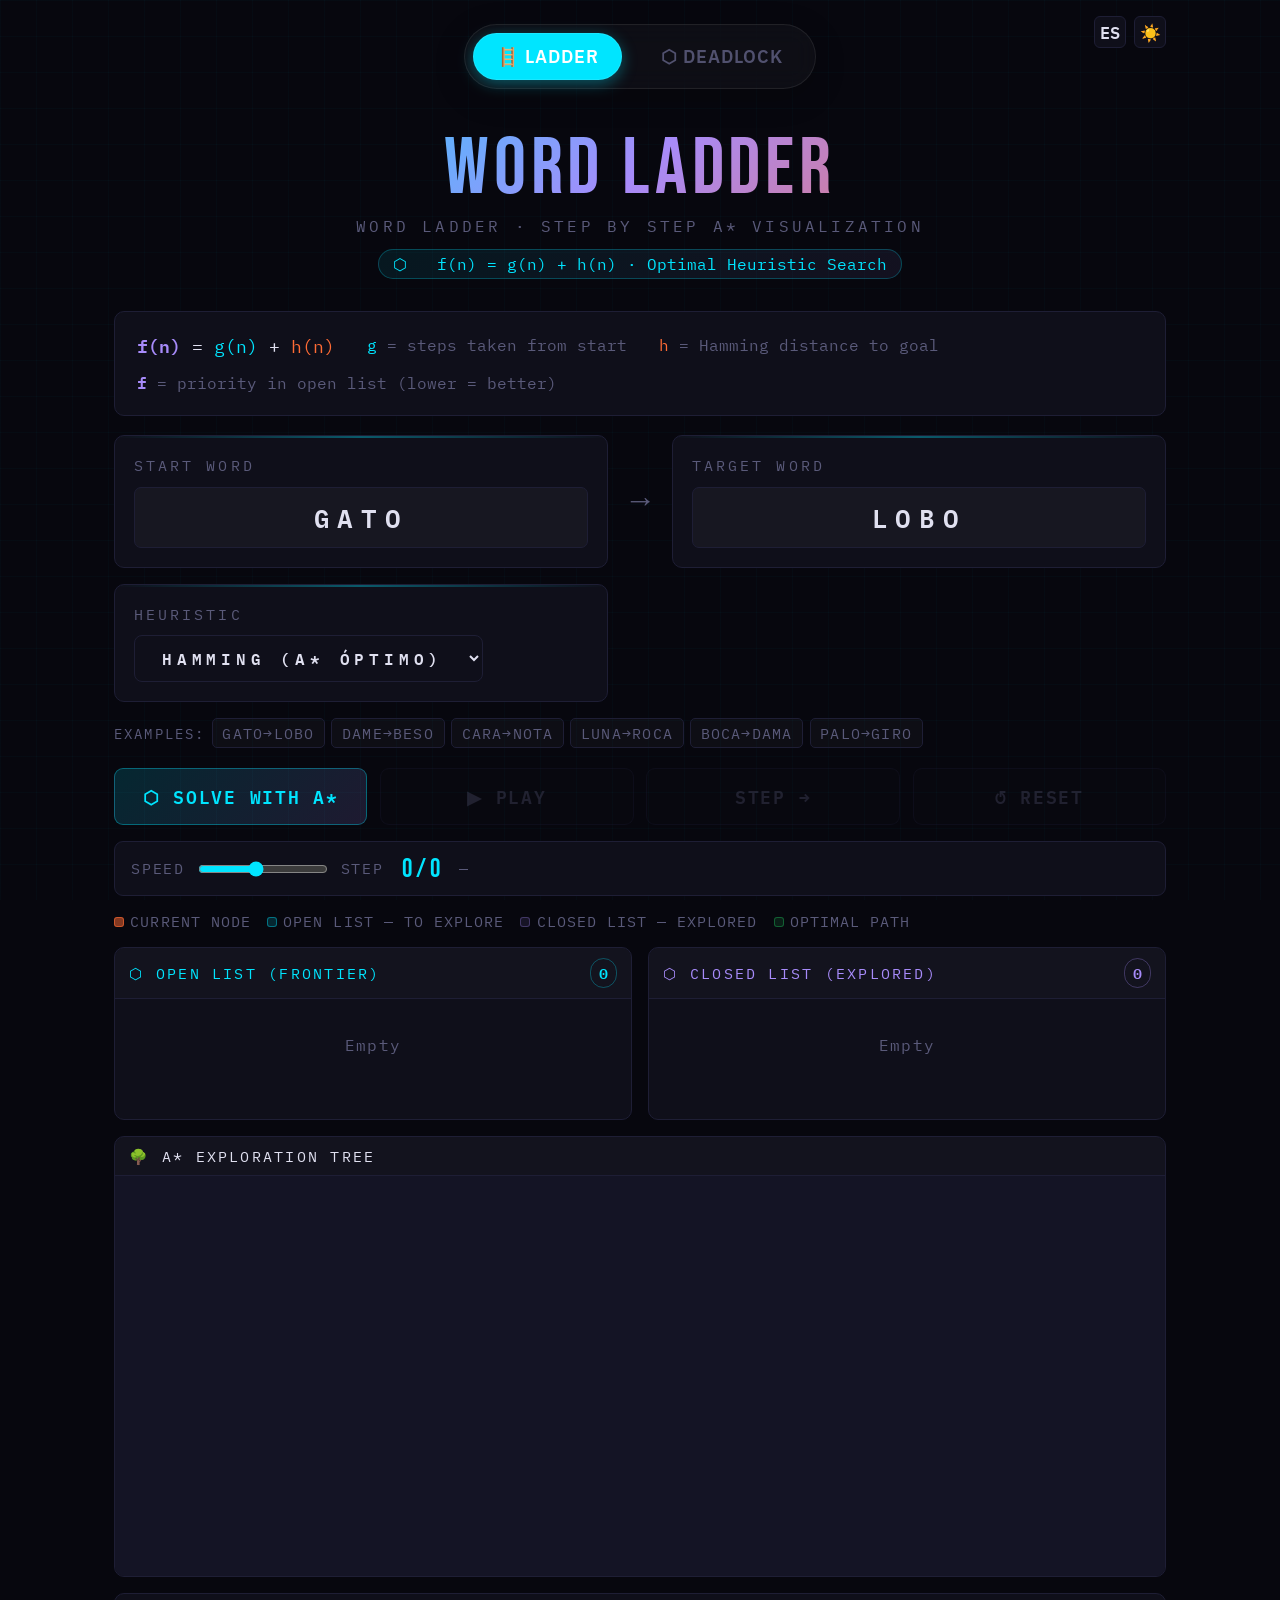
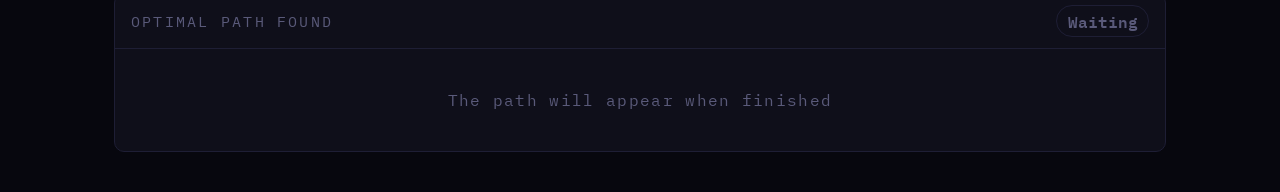
<file: index.html>
<!DOCTYPE html>
<html lang="es">

<head>
  <meta charset="UTF-8">
  <meta name="viewport" content="width=device-width, initial-scale=1.0">
  <title>Escalera de Palabras · A*</title>
  <link
    href="https://fonts.googleapis.com/css2?family=Bebas+Neue&family=IBM+Plex+Mono:wght@400;600&family=IBM+Plex+Sans:wght@300;400;600&display=swap"
    rel="stylesheet">
  <link rel="stylesheet" href="./style.css">
  <script src="https://d3js.org/d3.v7.min.js"></script>
</head>

<body>
  <div class="app">

    <div class="theme-controls">
      <button class="icon-btn" id="langToggle" onclick="toggleLanguage()">EN</button>
      <button class="icon-btn" id="themeToggle" onclick="toggleTheme()">☀️</button>
    </div>

    <nav class="main-nav">
      <a href="./index.html" class="nav-tab active">
        <span class="nav-icon" data-i18n="NAV_WORD_LADDER">🪜 Escalera</span>
      </a>
      <a href="./deadlock.html" class="nav-tab">
        <span class="nav-icon" data-i18n="NAV_DEADLOCK">⬡ Deadlock</span>
      </a>
    </nav>

    <header>
      <div class="title" data-i18n="APP_TITLE">Escalera de Palabras</div>
      <div class="subtitle" data-i18n="APP_SUB">Word Ladder · Visualización A* Paso a Paso</div>
      <div class="badge" data-i18n="APP_BADGE">⬡ &nbsp; f(n) = g(n) + h(n) · Búsqueda Heurística Óptima</div>
    </header>

    <!-- Formula reference -->
    <div class="formula-box">
      <span><span class="ff">f(n)</span> = <span class="fg">g(n)</span> + <span class="fh">h(n)</span></span>
      <span class="fnote" data-i18n="F_NOTE_G"><span class="fg">g</span> = pasos dados desde el inicio</span>
      <span class="fnote" data-i18n="F_NOTE_H"><span class="fh">h</span> = distancia de Hamming hasta la meta</span>
      <span class="fnote" data-i18n="F_NOTE_F"><span class="ff">f</span> = prioridad en la lista abierta (menor =
        mejor)</span>
    </div>

    <!-- Inputs -->
    <div class="input-row">
      <div class="panel">
        <div class="panel-label" data-i18n="LBL_START">Palabra Inicial</div>
        <input class="word-input" id="startWord" maxlength="4" value="GATO"
          oninput="this.value=this.value.toUpperCase().replace(/[^A-Z]/g,'')">
      </div>
      <div class="arrow-col">→</div>
      <div class="panel">
        <div class="panel-label" data-i18n="LBL_END">Palabra Final</div>
        <input class="word-input" id="endWord" maxlength="4" value="LOBO"
          oninput="this.value=this.value.toUpperCase().replace(/[^A-Z]/g,'')">
      </div>
      <div class="panel">
        <div class="panel-label" data-i18n="LBL_HEURISTIC">Heurística</div>
        <select class="word-input" id="heuristicSelect"
          style="width: auto; padding: 0.5rem; font-size: 1rem; border-radius: 8px; border: 1px solid var(--border); background: var(--panel); color: var(--text);">
          <option value="hamming">Hamming (A* Óptimo)</option>
          <option value="zero">Cero (Dijkstra / BFS)</option>
          <option value="greedy">Greedy (Hamming × 3)</option>
        </select>
      </div>
    </div>

    <div class="presets">
      <span class="preset-lbl" data-i18n="LBL_PRESETS">Ejemplos:</span>
      <button class="preset-btn" onclick="loadPreset('GATO','LOBO')">GATO→LOBO</button>
      <button class="preset-btn" onclick="loadPreset('DAME','BESO')">DAME→BESO</button>
      <button class="preset-btn" onclick="loadPreset('CARA','NOTA')">CARA→NOTA</button>
      <button class="preset-btn" onclick="loadPreset('LUNA','ROCA')">LUNA→ROCA</button>
      <button class="preset-btn" onclick="loadPreset('BOCA','DAMA')">BOCA→DAMA</button>
      <button class="preset-btn" onclick="loadPreset('PALO','GIRO')">PALO→GIRO</button>
    </div>

    <div class="btn-row">
      <button class="btn btn-primary" id="solveBtn" onclick="startSolving()" data-i18n="BTN_SOLVE">⬡ Resolver con
        A*</button>
      <button class="btn btn-secondary" id="playBtn" onclick="togglePlayback()" disabled data-i18n="BTN_PLAY">▶
        Play</button>
      <button class="btn btn-secondary" id="stepBtn" onclick="advanceStepForward()" disabled data-i18n="BTN_STEP">Step
        →</button>
      <button class="btn btn-secondary" id="resetBtn" onclick="resetVisualization()" disabled data-i18n="BTN_RESET">↺
        Reset</button>
    </div>

    <!-- Controls -->
    <div class="ctrl-bar">
      <span class="ctrl-lbl" data-i18n="LBL_SPEED">Velocidad</span>
      <input class="speed-slider" type="range" id="speedSlider" min="1" max="10" value="5">
      <span class="ctrl-lbl" data-i18n="LBL_STEP">Paso</span>
      <span class="step-ctr" id="stepCtr">0 / 0</span>
      <span class="explain-txt" id="explainTxt">—</span>
    </div>

    <!-- Legend -->
    <div class="legend">
      <div class="leg">
        <div class="leg-dot" style="background:rgba(255,107,53,0.5);border:1px solid rgba(255,107,53,0.6)"></div><span
          data-i18n="LEG_NODE">Nodo actual</span>
      </div>
      <div class="leg">
        <div class="leg-dot" style="background:rgba(0,229,255,0.15);border:1px solid rgba(0,229,255,0.4)"></div><span
          data-i18n="LEG_OPEN">Lista Abierta — por explorar</span>
      </div>
      <div class="leg">
        <div class="leg-dot" style="background:rgba(167,139,250,0.1);border:1px solid rgba(167,139,250,0.3)"></div><span
          data-i18n="LEG_CLOSED">Lista Cerrada — explorados</span>
      </div>
      <div class="leg">
        <div class="leg-dot" style="background:rgba(34,197,94,0.12);border:1px solid rgba(34,197,94,0.4)"></div><span
          data-i18n="LEG_PATH">Camino óptimo</span>
      </div>
    </div>

    <!-- Open / Closed lists -->
    <div class="viz-grid">
      <div class="viz-panel">
        <div class="viz-header">
          <span class="viz-title" style="color:#00e5ff" data-i18n="TITLE_OPEN">⬡ Lista Abierta (Frontera)</span>
          <span class="viz-count" id="openCount" style="color:#00e5ff;border-color:rgba(0,229,255,0.3)">0</span>
        </div>
        <div class="viz-body" id="openList">
          <div class="empty-msg" data-i18n="MSG_EMPTY">Vacía</div>
        </div>
      </div>
      <div class="viz-panel">
        <div class="viz-header">
          <span class="viz-title" style="color:#a78bfa" data-i18n="TITLE_CLOSED">⬡ Lista Cerrada (Explorados)</span>
          <span class="viz-count" id="closedCount" style="color:#a78bfa;border-color:rgba(167,139,250,0.3)">0</span>
        </div>
        <div class="viz-body" id="closedList">
          <div class="empty-msg" data-i18n="MSG_EMPTY">Vacía</div>
        </div>
      </div>
    </div>

    <!-- Step log (Replaced with SVG Tree) -->
    <div class="viz-panel" style="margin-bottom:1rem">
      <div class="viz-header">
        <span class="viz-title" style="color:var(--text)" data-i18n="TITLE_TREE">🌳 Árbol de Exploración A*</span>
        <!-- Controls specific to the tree view, like zoom fit if needed -->
      </div>
      <div class="viz-body tree-container" id="treeView"
        style="max-height:400px; padding:0; position:relative; overflow:hidden; background: var(--panel2);">
        <!-- SVG will be injected here -->
      </div>
    </div>

    <!-- Stats -->
    <div class="stats-row" id="statsRow" style="display:none">
      <div class="stat">
        <div class="stat-val" id="sSteps">-</div>
        <div class="stat-key" data-i18n="STAT_STEPS">Pasos</div>
      </div>
      <div class="stat">
        <div class="stat-val" id="sExplored">-</div>
        <div class="stat-key" data-i18n="STAT_CLOSED">Cerrados</div>
      </div>
      <div class="stat">
        <div class="stat-val" id="sMaxOpen">-</div>
        <div class="stat-key" data-i18n="STAT_MAX">Max abierta</div>
      </div>
      <div class="stat">
        <div class="stat-val" id="sTime">-</div>
        <div class="stat-key">ms</div>
      </div>
    </div>

    <!-- Final path -->
    <div class="path-area">
      <div class="path-header">
        <span class="path-title" data-i18n="PATH_TITLE">Camino Óptimo Encontrado</span>
        <span class="result-badge badge-idle" id="pathBadge" data-i18n="PATH_WAIT">Esperando</span>
      </div>
      <div class="path-body" id="pathBody">
        <div class="empty-msg" data-i18n="PATH_NO_PATH">El camino aparecerá al finalizar</div>
      </div>
    </div>

  </div>
  <script src="./i18n.js"></script>
  <script src="./app.js"></script>
</body>

</html>
</file>
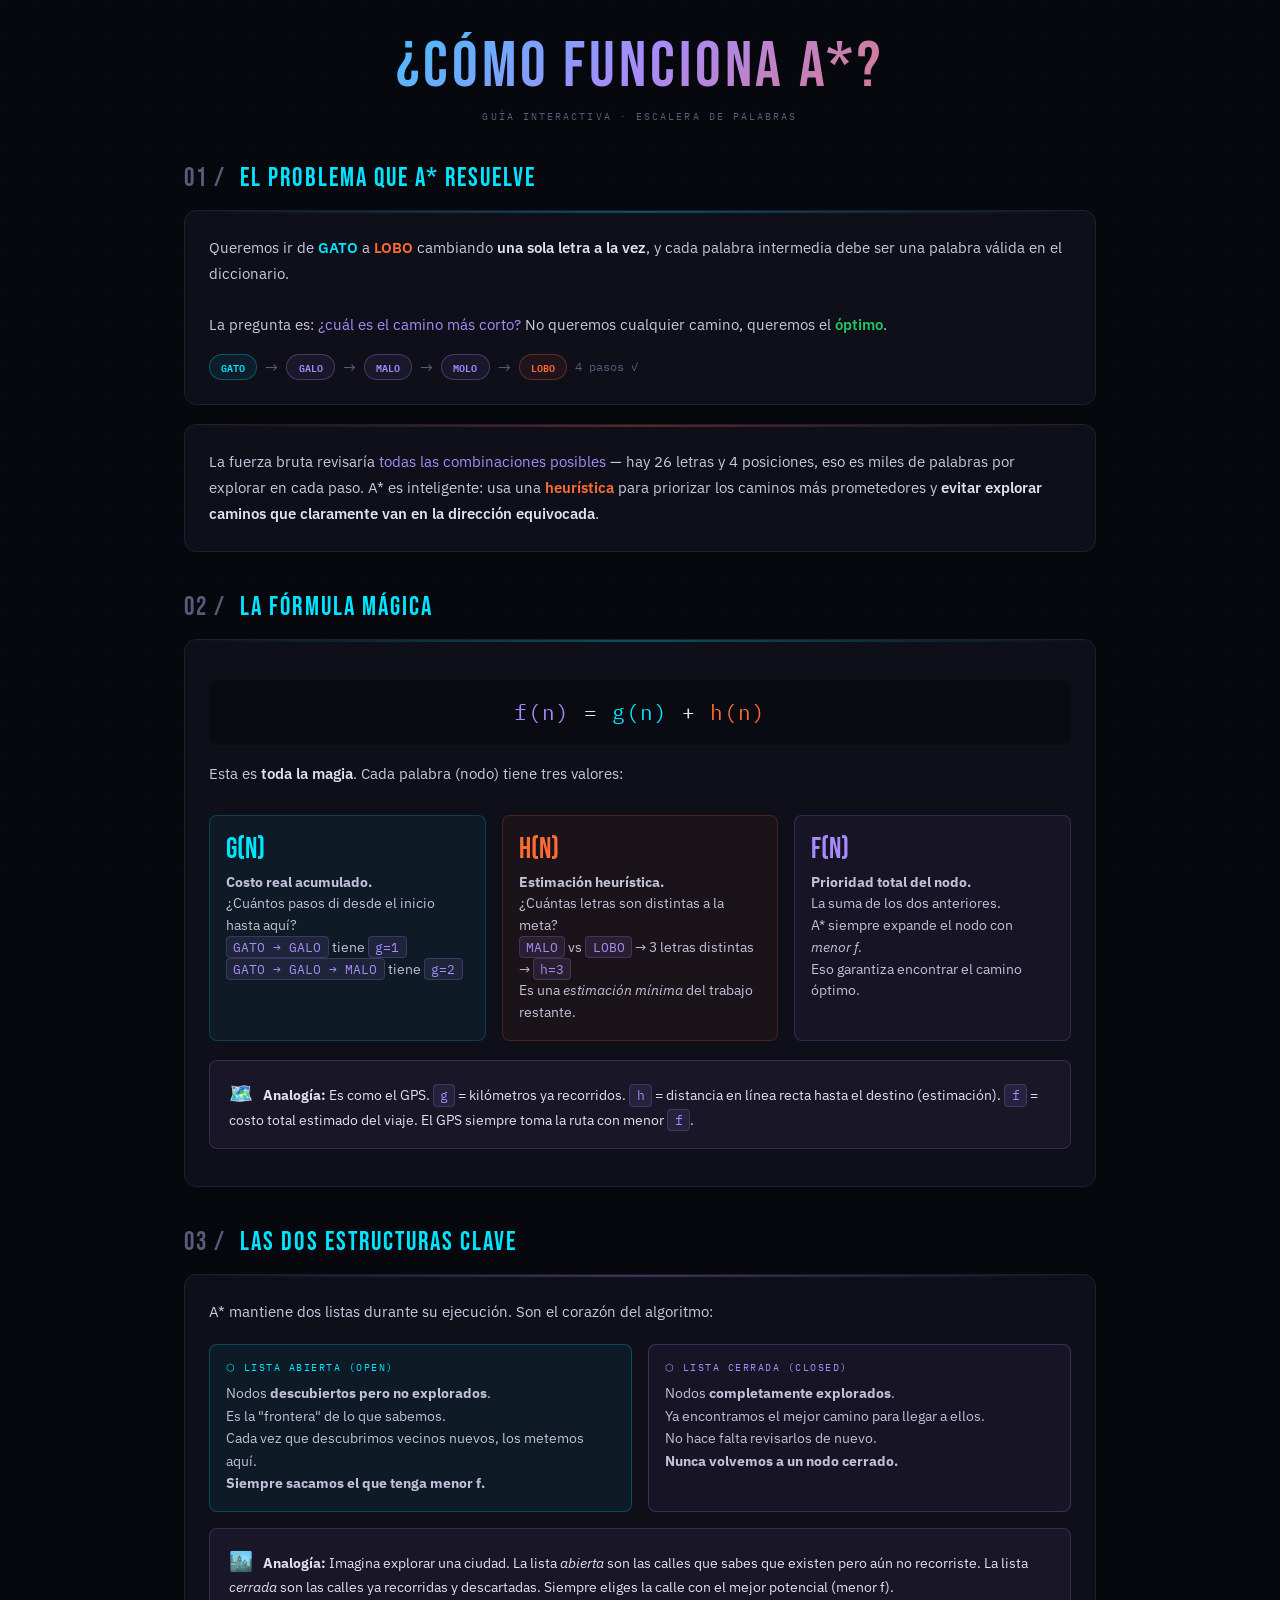
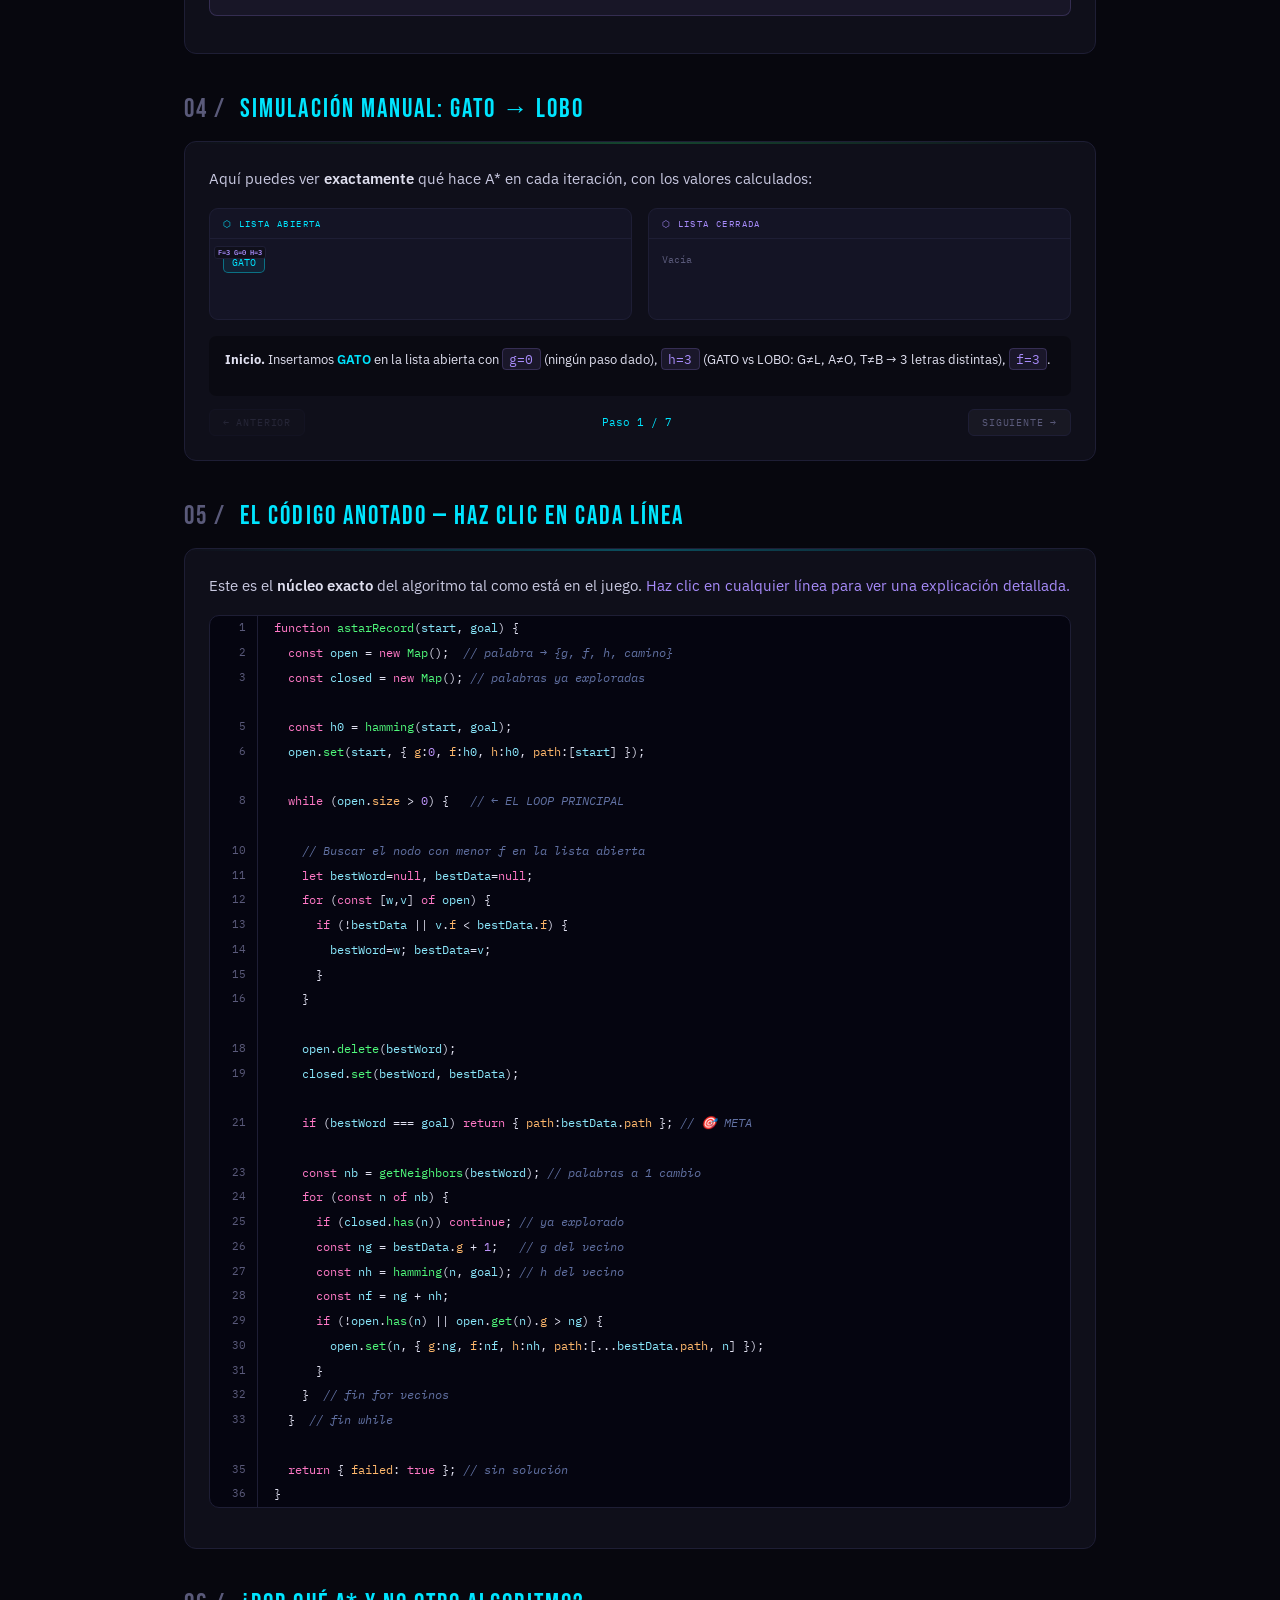
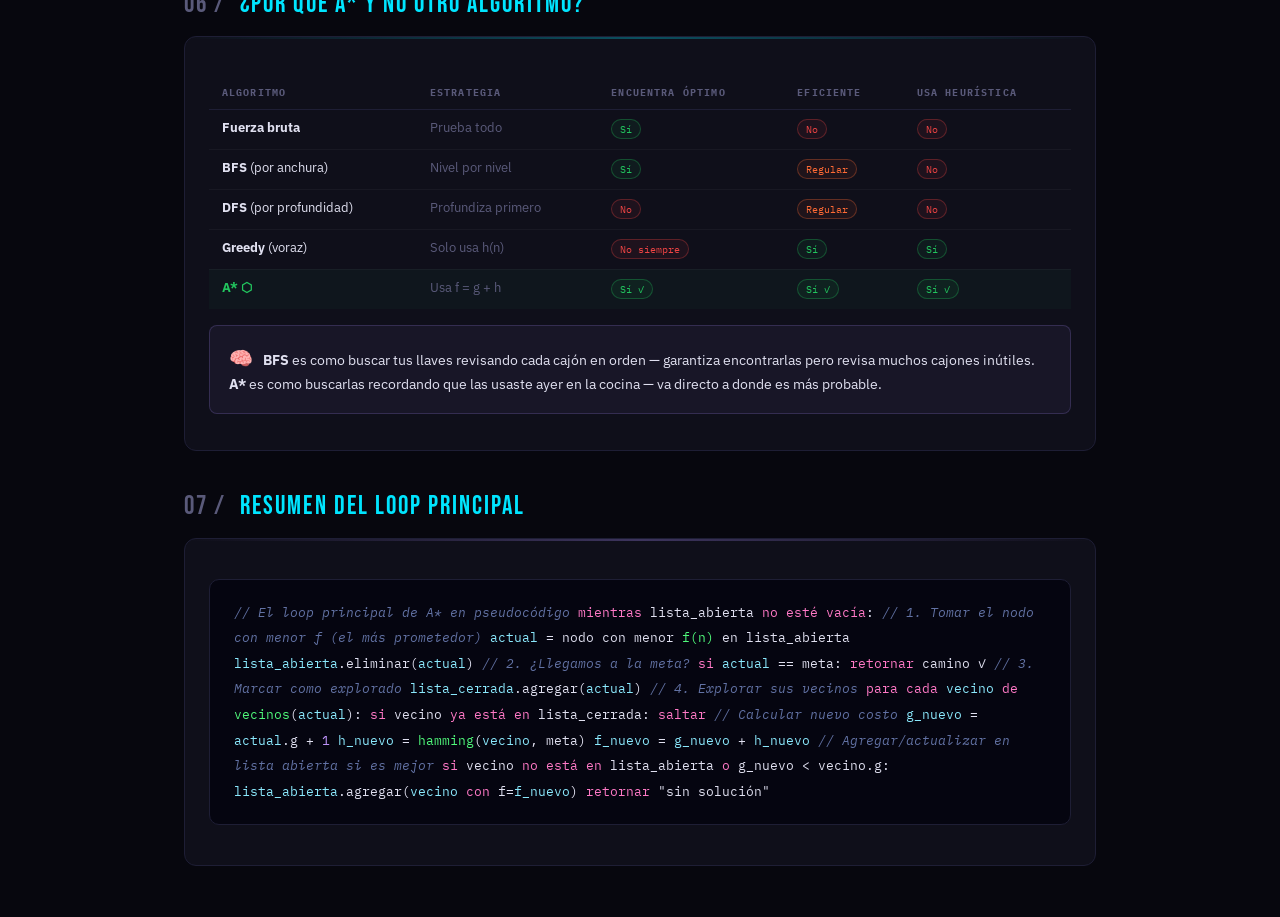
<file: astar-explicado.html>
<!DOCTYPE html>
<html lang="es">

<head>
  <meta charset="UTF-8">
  <meta name="viewport" content="width=device-width, initial-scale=1.0">
  <title>Cómo funciona A* — Explicado</title>
  <link
    href="https://fonts.googleapis.com/css2?family=Bebas+Neue&family=IBM+Plex+Mono:wght@400;600&family=IBM+Plex+Sans:wght@300;400;600&display=swap"
    rel="stylesheet">
  <link rel="stylesheet" href="./astar-explicado.css">
</head>

<body>
  <div class="app">

    <header>
      <div class="title">¿Cómo funciona A*?</div>
      <div class="subtitle">Guía interactiva · Escalera de palabras</div>
    </header>

    <!-- ═══════════════════════════════════════════════
     1. EL PROBLEMA
═══════════════════════════════════════════════ -->
    <div class="sec-title"><span class="sec-num">01 /</span> El Problema que A* resuelve</div>

    <div class="card">
      <p class="prose">
        Queremos ir de <strong class="hi-cyan">GATO</strong> a <strong class="hi-orange">LOBO</strong>
        cambiando <strong>una sola letra a la vez</strong>, y cada palabra intermedia debe ser
        una palabra válida en el diccionario.<br><br>
        La pregunta es: <em>¿cuál es el camino más corto?</em>
        No queremos cualquier camino, queremos el <strong class="hi-green">óptimo</strong>.
      </p>
      <div style="margin-top:1rem;display:flex;align-items:center;gap:0.5rem;flex-wrap:wrap;">
        <span class="pill pill-cyan">GATO</span>
        <span style="color:var(--muted)">→</span>
        <span class="pill pill-purple">GALO</span>
        <span style="color:var(--muted)">→</span>
        <span class="pill pill-purple">MALO</span>
        <span style="color:var(--muted)">→</span>
        <span class="pill pill-purple">MOLO</span>
        <span style="color:var(--muted)">→</span>
        <span class="pill pill-orange">LOBO</span>
        <span style="color:var(--muted);font-size:0.75rem;font-family:'IBM Plex Mono',monospace">4 pasos ✓</span>
      </div>
    </div>

    <div class="card card-accent2">
      <p class="prose">
        La fuerza bruta revisaría <em>todas las combinaciones posibles</em> — hay 26 letras y 4 posiciones,
        eso es miles de palabras por explorar en cada paso. A* es inteligente: usa una
        <strong class="hi-orange">heurística</strong> para priorizar los caminos más prometedores
        y <strong>evitar explorar caminos que claramente van en la dirección equivocada</strong>.
      </p>
    </div>

    <!-- ═══════════════════════════════════════════════
     2. LA FÓRMULA
═══════════════════════════════════════════════ -->
    <div class="sec-title"><span class="sec-num">02 /</span> La fórmula mágica</div>

    <div class="card">
      <div class="formula">
        <span class="ff">f(n)</span> = <span class="fg">g(n)</span> + <span class="fh">h(n)</span>
      </div>
      <p class="prose">Esta es <strong>toda la magia</strong>. Cada palabra (nodo) tiene tres valores:</p>
      <br>
      <div style="display:grid;grid-template-columns:repeat(auto-fit,minmax(200px,1fr));gap:1rem;margin-top:0.5rem;">
        <div
          style="background:rgba(0,229,255,0.05);border:1px solid rgba(0,229,255,0.2);border-radius:8px;padding:1rem;">
          <div style="font-family:'Bebas Neue',sans-serif;font-size:1.8rem;color:var(--accent);">g(n)</div>
          <div style="font-size:0.85rem;line-height:1.6;color:#c0c0d8;margin-top:0.3rem;">
            <strong>Costo real acumulado.</strong><br>
            ¿Cuántos pasos di desde el inicio hasta aquí?<br>
            <code>GATO → GALO</code> tiene <code>g=1</code><br>
            <code>GATO → GALO → MALO</code> tiene <code>g=2</code>
          </div>
        </div>
        <div
          style="background:rgba(255,107,53,0.05);border:1px solid rgba(255,107,53,0.2);border-radius:8px;padding:1rem;">
          <div style="font-family:'Bebas Neue',sans-serif;font-size:1.8rem;color:var(--accent2);">h(n)</div>
          <div style="font-size:0.85rem;line-height:1.6;color:#c0c0d8;margin-top:0.3rem;">
            <strong>Estimación heurística.</strong><br>
            ¿Cuántas letras son distintas a la meta?<br>
            <code>MALO</code> vs <code>LOBO</code> → 3 letras distintas → <code>h=3</code><br>
            Es una <em>estimación mínima</em> del trabajo restante.
          </div>
        </div>
        <div
          style="background:rgba(167,139,250,0.05);border:1px solid rgba(167,139,250,0.2);border-radius:8px;padding:1rem;">
          <div style="font-family:'Bebas Neue',sans-serif;font-size:1.8rem;color:var(--accent3);">f(n)</div>
          <div style="font-size:0.85rem;line-height:1.6;color:#c0c0d8;margin-top:0.3rem;">
            <strong>Prioridad total del nodo.</strong><br>
            La suma de los dos anteriores.<br>
            A* siempre expande el nodo con <em>menor f</em>.<br>
            Eso garantiza encontrar el camino óptimo.
          </div>
        </div>
      </div>
      <div class="analogy" style="margin-top:1.2rem;">
        <span class="analogy-icon">🗺️</span>
        <strong>Analogía:</strong> Es como el GPS. <code>g</code> = kilómetros ya recorridos.
        <code>h</code> = distancia en línea recta hasta el destino (estimación).
        <code>f</code> = costo total estimado del viaje. El GPS siempre toma la ruta con menor <code>f</code>.
      </div>
    </div>

    <!-- ═══════════════════════════════════════════════
     3. LAS DOS LISTAS
═══════════════════════════════════════════════ -->
    <div class="sec-title"><span class="sec-num">03 /</span> Las dos estructuras clave</div>

    <div class="card card-accent3">
      <p class="prose">A* mantiene dos listas durante su ejecución. Son el corazón del algoritmo:</p>
      <br>
      <div style="display:grid;grid-template-columns:1fr 1fr;gap:1rem;">
        <div
          style="background:rgba(0,229,255,0.05);border:1px solid rgba(0,229,255,0.25);border-radius:8px;padding:1rem;">
          <div
            style="font-family:'IBM Plex Mono',monospace;font-size:0.62rem;letter-spacing:0.15em;text-transform:uppercase;color:var(--accent);margin-bottom:0.5rem;">
            ⬡ Lista Abierta (Open)</div>
          <p style="font-size:0.85rem;line-height:1.65;color:#c0c0d8;">
            Nodos <strong>descubiertos pero no explorados</strong>.<br>
            Es la "frontera" de lo que sabemos.<br>
            Cada vez que descubrimos vecinos nuevos, los metemos aquí.<br>
            <strong>Siempre sacamos el que tenga menor f.</strong>
          </p>
        </div>
        <div
          style="background:rgba(167,139,250,0.05);border:1px solid rgba(167,139,250,0.25);border-radius:8px;padding:1rem;">
          <div
            style="font-family:'IBM Plex Mono',monospace;font-size:0.62rem;letter-spacing:0.15em;text-transform:uppercase;color:var(--accent3);margin-bottom:0.5rem;">
            ⬡ Lista Cerrada (Closed)</div>
          <p style="font-size:0.85rem;line-height:1.65;color:#c0c0d8;">
            Nodos <strong>completamente explorados</strong>.<br>
            Ya encontramos el mejor camino para llegar a ellos.<br>
            No hace falta revisarlos de nuevo.<br>
            <strong>Nunca volvemos a un nodo cerrado.</strong>
          </p>
        </div>
      </div>
      <div class="analogy" style="margin-top:1rem;">
        <span class="analogy-icon">🏙️</span>
        <strong>Analogía:</strong> Imagina explorar una ciudad. La lista <em>abierta</em> son las calles que sabes que
        existen pero aún no recorriste.
        La lista <em>cerrada</em> son las calles ya recorridas y descartadas. Siempre eliges la calle con el mejor
        potencial (menor f).
      </div>
    </div>

    <!-- ═══════════════════════════════════════════════
     4. DEMO INTERACTIVO PASO A PASO
═══════════════════════════════════════════════ -->
    <div class="sec-title"><span class="sec-num">04 /</span> Simulación manual: GATO → LOBO</div>

    <div class="card card-green">
      <p class="prose" style="margin-bottom:1rem;">Aquí puedes ver <strong>exactamente</strong> qué hace A* en cada
        iteración, con los valores calculados:</p>

      <div class="demo-grid">
        <div class="demo-panel">
          <div class="demo-header" style="color:var(--accent)">⬡ Lista Abierta</div>
          <div class="demo-body" id="demoOpen">
            <div class="nodes-wrap" id="demoOpenNodes"></div>
          </div>
        </div>
        <div class="demo-panel">
          <div class="demo-header" style="color:var(--accent3)">⬡ Lista Cerrada</div>
          <div class="demo-body" id="demoClosed">
            <div class="nodes-wrap" id="demoClosedNodes"></div>
          </div>
        </div>
      </div>

      <div class="demo-explain" id="demoExplain">Presiona <strong>Siguiente →</strong> para comenzar la simulación.
      </div>

      <div class="demo-nav">
        <button class="demo-btn" id="demoPrev" onclick="demoStep(-1)" disabled>← Anterior</button>
        <span class="demo-step-lbl" id="demoStepLbl">Paso 0 / 7</span>
        <button class="demo-btn" id="demoNext" onclick="demoStep(1)">Siguiente →</button>
      </div>
    </div>

    <!-- ═══════════════════════════════════════════════
     5. EL CÓDIGO ANOTADO
═══════════════════════════════════════════════ -->
    <div class="sec-title"><span class="sec-num">05 /</span> El código anotado — haz clic en cada línea</div>

    <div class="card">
      <p class="prose" style="margin-bottom:1rem;">
        Este es el <strong>núcleo exacto</strong> del algoritmo tal como está en el juego.
        <em>Haz clic en cualquier línea para ver una explicación detallada.</em>
      </p>

      <div class="code-block" id="codeBlock"></div>
    </div>

    <!-- ═══════════════════════════════════════════════
     6. ¿POR QUÉ A* Y NO OTRO?
═══════════════════════════════════════════════ -->
    <div class="sec-title"><span class="sec-num">06 /</span> ¿Por qué A* y no otro algoritmo?</div>

    <div class="card">
      <table class="cmp-table">
        <thead>
          <tr>
            <th>Algoritmo</th>
            <th>Estrategia</th>
            <th>Encuentra óptimo</th>
            <th>Eficiente</th>
            <th>Usa heurística</th>
          </tr>
        </thead>
        <tbody>
          <tr>
            <td><strong>Fuerza bruta</strong></td>
            <td style="color:var(--muted);font-size:0.8rem;">Prueba todo</td>
            <td><span class="tag tag-yes">Sí</span></td>
            <td><span class="tag tag-no">No</span></td>
            <td><span class="tag tag-no">No</span></td>
          </tr>
          <tr>
            <td><strong>BFS</strong> (por anchura)</td>
            <td style="color:var(--muted);font-size:0.8rem;">Nivel por nivel</td>
            <td><span class="tag tag-yes">Sí</span></td>
            <td><span class="tag tag-maybe">Regular</span></td>
            <td><span class="tag tag-no">No</span></td>
          </tr>
          <tr>
            <td><strong>DFS</strong> (por profundidad)</td>
            <td style="color:var(--muted);font-size:0.8rem;">Profundiza primero</td>
            <td><span class="tag tag-no">No</span></td>
            <td><span class="tag tag-maybe">Regular</span></td>
            <td><span class="tag tag-no">No</span></td>
          </tr>
          <tr>
            <td><strong>Greedy</strong> (voraz)</td>
            <td style="color:var(--muted);font-size:0.8rem;">Solo usa h(n)</td>
            <td><span class="tag tag-no">No siempre</span></td>
            <td><span class="tag tag-yes">Sí</span></td>
            <td><span class="tag tag-yes">Sí</span></td>
          </tr>
          <tr style="background:rgba(34,197,94,0.04);">
            <td><strong style="color:var(--green)">A* ⬡</strong></td>
            <td style="color:var(--muted);font-size:0.8rem;">Usa f = g + h</td>
            <td><span class="tag tag-yes">Sí ✓</span></td>
            <td><span class="tag tag-yes">Sí ✓</span></td>
            <td><span class="tag tag-yes">Sí ✓</span></td>
          </tr>
        </tbody>
      </table>
      <div class="analogy">
        <span class="analogy-icon">🧠</span>
        <strong>BFS</strong> es como buscar tus llaves revisando cada cajón en orden — garantiza encontrarlas pero
        revisa muchos cajones inútiles.
        <strong>A*</strong> es como buscarlas recordando que las usaste ayer en la cocina — va directo a donde es más
        probable.
      </div>
    </div>

    <!-- ═══════════════════════════════════════════════
     7. RESUMEN
═══════════════════════════════════════════════ -->
    <div class="sec-title"><span class="sec-num">07 /</span> Resumen del loop principal</div>
    <div class="card card-accent3">
      <div class="pseudo">
        <span class="p-cm">// El loop principal de A* en pseudocódigo</span>

        <span class="p-kw">mientras</span> lista_abierta <span class="p-kw">no esté vacía</span>:

        <span class="p-cm"> // 1. Tomar el nodo con menor f (el más prometedor)</span>
        <span class="p-vr"> actual</span> = nodo con menor <span class="p-fn">f(n)</span> en lista_abierta
        <span class="p-vr"> lista_abierta</span>.eliminar(<span class="p-vr">actual</span>)

        <span class="p-cm"> // 2. ¿Llegamos a la meta?</span>
        <span class="p-kw"> si</span> <span class="p-vr">actual</span> == meta: <span class="p-kw">retornar</span>
        camino ✓

        <span class="p-cm"> // 3. Marcar como explorado</span>
        <span class="p-vr"> lista_cerrada</span>.agregar(<span class="p-vr">actual</span>)

        <span class="p-cm"> // 4. Explorar sus vecinos</span>
        <span class="p-kw"> para cada</span> <span class="p-vr">vecino</span> <span class="p-kw">de</span> <span
          class="p-fn">vecinos</span>(<span class="p-vr">actual</span>):
        <span class="p-kw"> si</span> vecino <span class="p-kw">ya está en</span> lista_cerrada: <span
          class="p-kw">saltar</span>
        <span class="p-cm"> // Calcular nuevo costo</span>
        <span class="p-vr"> g_nuevo</span> = <span class="p-vr">actual</span>.g + <span class="p-nu">1</span>
        <span class="p-vr"> h_nuevo</span> = <span class="p-fn">hamming</span>(<span class="p-vr">vecino</span>, meta)
        <span class="p-vr"> f_nuevo</span> = <span class="p-vr">g_nuevo</span> + <span class="p-vr">h_nuevo</span>
        <span class="p-cm"> // Agregar/actualizar en lista abierta si es mejor</span>
        <span class="p-kw"> si</span> vecino <span class="p-kw">no está en</span> lista_abierta <span
          class="p-kw">o</span> g_nuevo &lt; vecino.g:
        <span class="p-vr"> lista_abierta</span>.agregar(<span class="p-vr">vecino</span> <span class="p-kw">con</span>
        f=<span class="p-vr">f_nuevo</span>)

        <span class="p-kw">retornar</span> "sin solución"
      </div>
    </div>

  </div><!-- end .app -->

  <script src="./astar-explicado.js"></script>
</body>

</html>
</file>
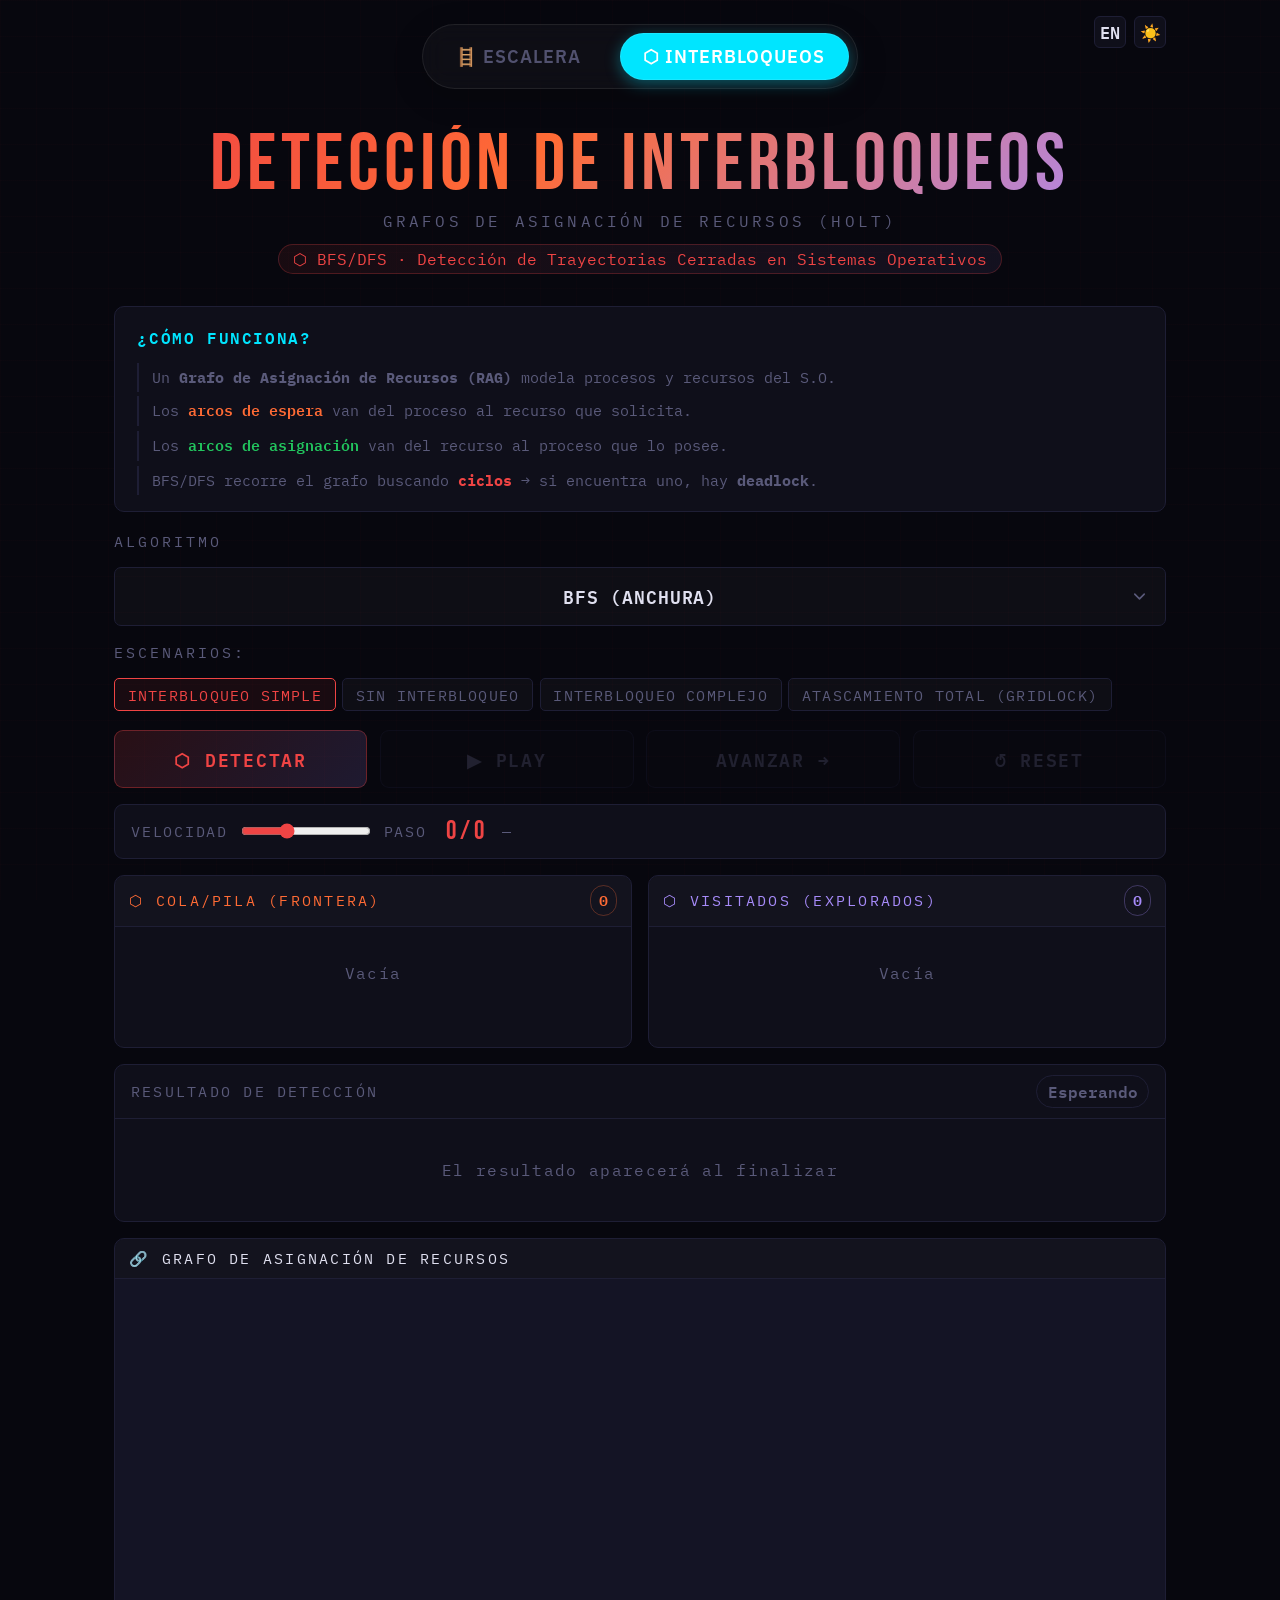
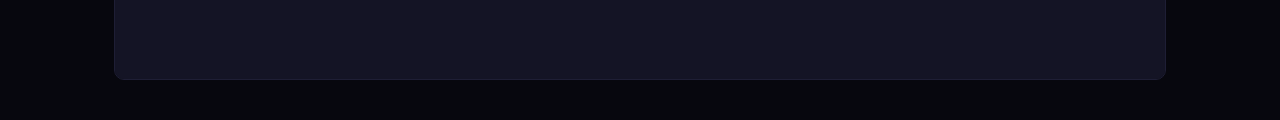
<file: deadlock.html>
<!DOCTYPE html>
<html lang="es">

<head>
  <meta charset="UTF-8">
  <meta name="viewport" content="width=device-width, initial-scale=1.0">
  <title>Detección de Deadlock · BFS</title>
  <meta name="description"
    content="Visualización paso a paso del algoritmo BFS para detección de deadlocks en grafos de asignación de recursos (HOLT) de Sistemas Operativos.">
  <link
    href="https://fonts.googleapis.com/css2?family=Bebas+Neue&family=IBM+Plex+Mono:wght@400;600;700&family=IBM+Plex+Sans:wght@300;400;600&display=swap"
    rel="stylesheet">
  <link rel="stylesheet" href="./deadlock.css">
  <script src="https://d3js.org/d3.v7.min.js"></script>
</head>

<body>
  <div class="app">

    <div class="theme-controls">
      <button class="icon-btn" id="langToggle" onclick="toggleLanguage()">EN</button>
      <button class="icon-btn" id="themeToggle" onclick="toggleTheme()">☀️</button>
    </div>

    <nav class="main-nav" style="margin-bottom: 2.2rem;">
      <a href="./index.html" class="nav-tab">
        <span class="nav-icon" data-i18n="NAV_WORD_LADDER">🪜 Escalera</span>
      </a>
      <a href="./deadlock.html" class="nav-tab active">
        <span class="nav-icon" data-i18n="NAV_DEADLOCK">⬡ Deadlock</span>
      </a>
    </nav>

    <header>
      <div class="title" data-i18n="APP_TITLE">Detección de Interbloqueos</div>
      <div class="subtitle" data-i18n="APP_SUB">Grafos de Asignación de Recursos (HOLT) · BFS Paso a Paso</div>
      <div class="badge" data-i18n="APP_BADGE">⬡ &nbsp; BFS · Detección de Trayectorias Cerradas en Sistemas
        Operativos</div>
    </header>

    <!-- Concept explanation (replaces formula box) -->
    <div class="concept-box">
      <div class="concept-title" data-i18n="CONCEPT_TITLE">¿Cómo funciona?</div>
      <div class="concept-item" data-i18n="CONCEPT_1">Un <b>Grafo de Asignación de Recursos (RAG)</b> modela procesos
        y recursos del S.O.</div>
      <div class="concept-item" data-i18n="CONCEPT_2">Los <span class="edge-wait-label">arcos de espera</span> van del
        proceso al recurso que solicita.</div>
      <div class="concept-item" data-i18n="CONCEPT_3">Los <span class="edge-hold-label">arcos de asignación</span> van
        del recurso al proceso que lo posee.</div>
      <div class="concept-item" data-i18n="CONCEPT_4">BFS recorre el grafo buscando <span
          class="cycle-label">ciclos</span> → si encuentra uno, hay <b>deadlock</b>.</div>
    </div>

    <!-- Algorithm & Presets -->
    <div class="input-row" style="grid-template-columns: 1fr 2fr; margin-bottom: 1.2rem;">
      <div class="panel">
        <div class="panel-label" data-i18n="LBL_ALGORITHM">Algoritmo</div>
        <select class="algo-select" id="algoSelect">
          <option value="bfs" data-i18n="ALG_BFS">BFS (Anchura)</option>
          <option value="dfs" data-i18n="ALG_DFS">DFS (Profundidad)</option>
        </select>
      </div>
      <div class="panel">
        <div class="panel-label" data-i18n="LBL_PRESETS">Escenarios:</div>
        <div class="presets" style="margin-bottom: 0;">
          <button class="preset-btn active" data-preset="simple" onclick="loadPreset('simple')"
            data-i18n="PRESET_SIMPLE">Deadlock Simple</button>
          <button class="preset-btn" data-preset="safe" onclick="loadPreset('safe')" data-i18n="PRESET_SAFE">Sin
            Deadlock</button>
          <button class="preset-btn" data-preset="complex" onclick="loadPreset('complex')"
            data-i18n="PRESET_COMPLEX">Deadlock Complejo</button>
          <button class="preset-btn" data-preset="gridlock" onclick="loadPreset('gridlock')"
            data-i18n="PRESET_GRIDLOCK">Atascamiento</button>
        </div>
      </div>
    </div>

    <!-- Action buttons -->
    <div class="btn-row">
      <button class="btn btn-primary" id="solveBtn" onclick="startSolving()" data-i18n="BTN_SOLVE">⬡ Detectar con
        BFS</button>
      <button class="btn btn-secondary" id="playBtn" onclick="togglePlayback()" disabled data-i18n="BTN_PLAY">▶
        Play</button>
      <button class="btn btn-secondary" id="stepBtn" onclick="advanceStep()" disabled data-i18n="BTN_STEP">Step
        →</button>
      <button class="btn btn-secondary" id="resetBtn" onclick="resetVisualization()" disabled data-i18n="BTN_RESET">↺
        Reset</button>
    </div>

    <!-- Controls bar -->
    <div class="ctrl-bar">
      <span class="ctrl-lbl" data-i18n="LBL_SPEED">Velocidad</span>
      <input class="speed-slider" type="range" id="speedSlider" min="1" max="10" value="4">
      <span class="ctrl-lbl" data-i18n="LBL_STEP">Paso</span>
      <span class="step-ctr" id="stepCtr">0 / 0</span>
      <span class="explain-txt" id="explainTxt">—</span>
    </div>


    <!-- Queue / Visited panels -->
    <div class="viz-grid">
      <div class="viz-panel">
        <div class="viz-header">
          <span class="viz-title" style="color:#ff6b35" data-i18n="TITLE_QUEUE">⬡ Cola BFS (Frontera)</span>
          <span class="viz-count" id="queueCount" style="color:#ff6b35;border-color:rgba(255,107,53,0.3)">0</span>
        </div>
        <div class="viz-body" id="queueList">
          <div class="empty-msg" data-i18n="MSG_EMPTY">Vacía</div>
        </div>
      </div>
      <div class="viz-panel">
        <div class="viz-header">
          <span class="viz-title" style="color:#a78bfa" data-i18n="TITLE_VISITED">⬡ Visitados (Explorados)</span>
          <span class="viz-count" id="visitedCount" style="color:#a78bfa;border-color:rgba(167,139,250,0.3)">0</span>
        </div>
        <div class="viz-body" id="visitedList">
          <div class="empty-msg" data-i18n="MSG_EMPTY">Vacía</div>
        </div>
      </div>
    </div>

    <!-- Result area (replaces path area) -->
    <div class="result-area">
      <div class="result-header">
        <span class="result-title" data-i18n="RESULT_TITLE">Resultado de Detección</span>
        <span class="result-badge badge-idle" id="resultBadge" data-i18n="RESULT_WAIT">Esperando</span>
      </div>
      <div class="result-body" id="resultBody">
        <div class="empty-msg" data-i18n="RESULT_NO_ANALYSIS">El resultado aparecerá al finalizar</div>
      </div>
    </div>

    <!-- D3 Graph -->
    <div class="viz-panel" style="margin-bottom:1rem">
      <div class="viz-header">
        <span class="viz-title" style="color:var(--text)" data-i18n="TITLE_GRAPH">🔗 Grafo de Asignación de
          Recursos</span>
      </div>
      <div class="viz-body graph-container" id="graphView" style="padding:0;">
        <!-- SVG injected here -->
      </div>
    </div>

    <!-- Stats -->
    <div class="stats-row" id="statsRow" style="display:none">
      <div class="stat">
        <div class="stat-val" id="sSteps">-</div>
        <div class="stat-key" data-i18n="STAT_STEPS">Pasos BFS</div>
      </div>
      <div class="stat">
        <div class="stat-val" id="sVisited">-</div>
        <div class="stat-key" data-i18n="STAT_VISITED">Visitados</div>
      </div>
      <div class="stat">
        <div class="stat-val" id="sCycleLen">-</div>
        <div class="stat-key" data-i18n="STAT_CYCLE_LEN">Nodos en ciclo</div>
      </div>
      <div class="stat">
        <div class="stat-val" id="sTime">-</div>
        <div class="stat-key">ms</div>
      </div>
    </div>

  </div>

  <script src="./deadlock-i18n.js"></script>
  <script src="./deadlock-app.js"></script>
</body>

</html>
</file>
<file: style.css>
:root {
  --bg: #07070e;
  --panel: #0f0f1a;
  --panel2: #141425;
  --border: #1e1e35;
  --accent: #00e5ff;
  --accent-rgb: 0, 229, 255;
  --accent2: #ff6b35;
  --accent2-rgb: 255, 107, 53;
  --accent3: #a78bfa;
  --accent3-rgb: 167, 139, 250;
  --accent4: #22c55e;
  --accent4-rgb: 34, 197, 94;
  --text: #e0e0f0;
  --muted: #5a5a7a;
}

:root[data-theme="light"] {
  --bg: #f8fafc;
  --panel: #ffffff;
  --panel2: #f1f5f9;
  --border: #e2e8f0;
  --accent: #0284c7;
  --accent-rgb: 2, 132, 199;
  --accent2: #ea580c;
  --accent2-rgb: 234, 88, 12;
  --accent3: #7c3aed;
  --accent3-rgb: 124, 58, 237;
  --accent4: #16a34a;
  --accent4-rgb: 22, 163, 74;
  --text: #0f172a;
  --muted: #64748b;
}

* {
  margin: 0;
  padding: 0;
  box-sizing: border-box;
}

body {
  background: var(--bg);
  color: var(--text);
  font-family: 'IBM Plex Sans', sans-serif;
  min-height: 100vh;
  transition: background-color 0.3s, color 0.3s;
}

body::before {
  content: '';
  position: fixed;
  inset: 0;
  background-image:
    linear-gradient(rgba(0, 229, 255, 0.022) 1px, transparent 1px),
    linear-gradient(90deg, rgba(0, 229, 255, 0.022) 1px, transparent 1px);
  background-size: 36px 36px;
  pointer-events: none;
  z-index: 0;
}

.app {
  max-width: 1100px;
  margin: 0 auto;
  padding: 1.5rem;
  position: relative;
  z-index: 1;
}

/* ── Navigation Menu ── */
.main-nav {
  display: flex;
  justify-content: center;
  gap: 1rem;
  margin: 0 auto 2.5rem auto;
  padding: 0.5rem;
  background: rgba(255, 255, 255, 0.03);
  backdrop-filter: blur(12px);
  -webkit-backdrop-filter: blur(12px);
  border-radius: 50px;
  border: 1px solid rgba(255, 255, 255, 0.08);
  width: fit-content;
  box-shadow: 0 8px 32px rgba(0, 0, 0, 0.2);
}

:root[data-theme="light"] .main-nav {
  background: rgba(0, 0, 0, 0.03);
  border-color: rgba(0, 0, 0, 0.08);
  box-shadow: 0 8px 32px rgba(0, 0, 0, 0.05);
}

.nav-tab {
  padding: 0.7rem 1.4rem;
  border-radius: 40px;
  color: var(--muted);
  text-decoration: none;
  font-family: 'IBM Plex Sans', sans-serif;
  font-weight: 600;
  font-size: 0.85rem;
  text-transform: uppercase;
  letter-spacing: 1px;
  transition: all 0.3s cubic-bezier(0.4, 0, 0.2, 1);
  display: flex;
  align-items: center;
  gap: 0.6rem;
  border: 1px solid transparent;
}

.nav-tab:hover {
  color: var(--text);
  background: rgba(255, 255, 255, 0.05);
}

:root[data-theme="light"] .nav-tab:hover {
  background: rgba(0, 0, 0, 0.04);
}

.nav-tab.active {
  color: #fff;
  background: var(--accent);
  border-color: rgba(255, 255, 255, 0.1);
  box-shadow: 0 4px 15px rgba(var(--accent-rgb), 0.35);
}

:root[data-theme="light"] .nav-tab.active {
  color: #fff;
  box-shadow: 0 4px 12px rgba(var(--accent-rgb), 0.25);
}

.nav-tab .nav-icon {
  font-size: 1.1rem;
  opacity: 0.9;
}

.nav-tab.active .nav-icon {
  opacity: 1;
}

.theme-controls {
  position: absolute;
  top: 1rem;
  right: 1.5rem;
  display: flex;
  gap: 0.5rem;
}

.icon-btn {
  background: var(--panel);
  border: 1px solid var(--border);
  color: var(--text);
  width: 32px;
  height: 32px;
  border-radius: 6px;
  display: flex;
  align-items: center;
  justify-content: center;
  cursor: pointer;
  transition: all 0.2s;
  font-family: 'IBM Plex Mono', monospace;
  font-size: 1.05rem;
  font-weight: 600;
}

.icon-btn:hover {
  border-color: var(--accent);
  color: var(--accent);
}

header {
  text-align: center;
  margin-bottom: 2rem;
  margin-top: 1rem;
}

.title {
  font-family: 'Bebas Neue', sans-serif;
  font-size: clamp(2.5rem, 7vw, 5rem);
  letter-spacing: 0.06em;
  background: linear-gradient(135deg, var(--accent) 0%, var(--accent3) 50%, var(--accent2) 100%);
  -webkit-background-clip: text;
  -webkit-text-fill-color: transparent;
  background-clip: text;
  line-height: 1;
}

.subtitle {
  font-family: 'IBM Plex Mono', monospace;
  font-size: 1.0rem;
  color: var(--muted);
  letter-spacing: 0.2em;
  text-transform: uppercase;
  margin-top: 0.4rem;
}

.badge {
  display: inline-flex;
  align-items: center;
  gap: 0.4rem;
  background: linear-gradient(135deg, rgba(0, 229, 255, 0.08), rgba(167, 139, 250, 0.08));
  border: 1px solid rgba(0, 229, 255, 0.25);
  border-radius: 100px;
  padding: 0.25rem 0.9rem;
  font-family: 'IBM Plex Mono', monospace;
  font-size: 1.0rem;
  color: var(--accent);
  margin-top: 0.8rem;
}

/* Input Styles */
.input-row {
  display: grid;
  grid-template-columns: 1fr auto 1fr;
  gap: 1rem;
  align-items: center;
  margin-bottom: 1rem;
}

@media(max-width: 600px) {
  .input-row {
    grid-template-columns: 1fr 1fr;
  }

  .arrow-col {
    display: none;
  }
}

.arrow-col {
  text-align: center;
  font-family: 'Bebas Neue', sans-serif;
  font-size: 2rem;
  color: var(--muted);
}

.panel {
  background: var(--panel);
  border: 1px solid var(--border);
  border-radius: 10px;
  padding: 1.2rem;
  position: relative;
  overflow: hidden;
}

.panel::before {
  content: '';
  position: absolute;
  top: 0;
  left: 0;
  right: 0;
  height: 2px;
  background: linear-gradient(90deg, transparent, var(--accent), transparent);
  opacity: 0.35;
}

.panel-label {
  font-family: 'IBM Plex Mono', monospace;
  font-size: 0.95rem;
  letter-spacing: 0.2em;
  text-transform: uppercase;
  color: var(--muted);
  margin-bottom: 0.7rem;
}

.word-input {
  width: 100%;
  background: rgba(255, 255, 255, 0.03);
  border: 1px solid var(--border);
  border-radius: 7px;
  color: var(--text);
  font-family: 'IBM Plex Mono', monospace;
  font-size: 1.6rem;
  font-weight: 600;
  text-align: center;
  letter-spacing: 0.3em;
  text-transform: uppercase;
  padding: 0.6rem;
  outline: none;
  transition: all 0.2s;
}

.word-input:focus {
  border-color: var(--accent);
  box-shadow: 0 0 0 3px rgba(0, 229, 255, 0.08);
}

.presets {
  display: flex;
  gap: 0.4rem;
  flex-wrap: wrap;
  margin-bottom: 1.2rem;
  align-items: center;
}

.preset-lbl {
  font-family: 'IBM Plex Mono', monospace;
  font-size: 0.9rem;
  letter-spacing: 0.15em;
  text-transform: uppercase;
  color: var(--muted);
}

.preset-btn {
  font-family: 'IBM Plex Mono', monospace;
  font-size: 0.95rem;
  letter-spacing: 0.08em;
  text-transform: uppercase;
  background: rgba(255, 255, 255, 0.03);
  border: 1px solid var(--border);
  border-radius: 5px;
  color: var(--muted);
  padding: 0.25rem 0.6rem;
  cursor: pointer;
  transition: all 0.2s;
}

.preset-btn:hover {
  border-color: var(--accent3);
  color: var(--accent3);
  background: rgba(167, 139, 250, 0.07);
}

/* Button Styles */
.btn-row {
  display: flex;
  gap: 0.8rem;
  margin-bottom: 1rem;
  flex-wrap: wrap;
}

.btn {
  flex: 1;
  min-width: 80px;
  padding: 0.8rem;
  border-radius: 9px;
  font-family: 'IBM Plex Mono', monospace;
  font-size: 1.1rem;
  font-weight: 600;
  letter-spacing: 0.1em;
  text-transform: uppercase;
  cursor: pointer;
  transition: all 0.25s;
  border: none;
  outline: none;
}

.btn-primary {
  background: linear-gradient(135deg, rgba(0, 229, 255, 0.15), rgba(167, 139, 250, 0.15));
  border: 1px solid rgba(0, 229, 255, 0.35);
  color: var(--accent);
}

.btn-primary:hover {
  background: linear-gradient(135deg, rgba(0, 229, 255, 0.25), rgba(167, 139, 250, 0.25));
  box-shadow: 0 0 25px rgba(0, 229, 255, 0.12);
  transform: translateY(-1px);
}

.btn-secondary {
  background: rgba(255, 255, 255, 0.03);
  border: 1px solid var(--border);
  color: var(--muted);
}

.btn-secondary:hover {
  border-color: var(--accent3);
  color: var(--accent3);
}

.btn:disabled {
  opacity: 0.32;
  cursor: not-allowed;
  transform: none !important;
  box-shadow: none !important;
}

/* Controls bar */
.ctrl-bar {
  display: flex;
  align-items: center;
  gap: 0.8rem;
  background: var(--panel);
  border: 1px solid var(--border);
  border-radius: 9px;
  padding: 0.65rem 1rem;
  margin-bottom: 1rem;
  flex-wrap: wrap;
}

.ctrl-lbl {
  font-family: 'IBM Plex Mono', monospace;
  font-size: 0.93rem;
  letter-spacing: 0.12em;
  text-transform: uppercase;
  color: var(--muted);
  white-space: nowrap;
}

.speed-slider {
  flex: 1;
  min-width: 70px;
  max-width: 130px;
  accent-color: var(--accent);
  cursor: pointer;
}

.step-ctr {
  font-family: 'Bebas Neue', sans-serif;
  font-size: 1.65rem;
  color: var(--accent);
  min-width: 5ch;
  text-align: center;
}

.explain-txt {
  flex: 1;
  font-family: 'IBM Plex Mono', monospace;
  font-size: 0.93rem;
  color: var(--muted);
  letter-spacing: 0.04em;
  overflow: hidden;
  text-overflow: ellipsis;
  white-space: nowrap;
  min-width: 0;
}

/* Legend */
.legend {
  display: flex;
  gap: 1rem;
  flex-wrap: wrap;
  margin-bottom: 1rem;
  align-items: center;
}

.leg {
  display: flex;
  align-items: center;
  gap: 0.4rem;
  font-family: 'IBM Plex Mono', monospace;
  font-size: 0.93rem;
  text-transform: uppercase;
  letter-spacing: 0.07em;
  color: var(--muted);
}

.leg-dot {
  width: 10px;
  height: 10px;
  border-radius: 3px;
  flex-shrink: 0;
}

/* Viz panels */
.viz-grid {
  display: grid;
  grid-template-columns: 1fr 1fr;
  gap: 1rem;
  margin-bottom: 1rem;
}

@media(max-width: 680px) {
  .viz-grid {
    grid-template-columns: 1fr;
  }
}

.viz-panel {
  background: var(--panel);
  border: 1px solid var(--border);
  border-radius: 10px;
  overflow: hidden;
}

.viz-header {
  display: flex;
  align-items: center;
  justify-content: space-between;
  padding: 0.6rem 0.9rem;
  border-bottom: 1px solid var(--border);
  background: rgba(255, 255, 255, 0.015);
}

.viz-title {
  font-family: 'IBM Plex Mono', monospace;
  font-size: 0.93rem;
  letter-spacing: 0.15em;
  text-transform: uppercase;
}

.viz-count {
  font-family: 'IBM Plex Mono', monospace;
  font-size: 0.93rem;
  padding: 0.12rem 0.5rem;
  border-radius: 100px;
  border: 1px solid;
  font-weight: 600;
}

.viz-body {
  padding: 0.7rem;
  min-height: 120px;
  max-height: 190px;
  overflow-y: auto;
}

.viz-body::-webkit-scrollbar {
  width: 3px;
}

.viz-body::-webkit-scrollbar-thumb {
  background: var(--border);
  border-radius: 2px;
}

/* Node chips */
.nodes-wrap {
  display: flex;
  flex-wrap: wrap;
  gap: 0.6rem;
  padding-top: 0.4rem;
}

.node-chip {
  font-family: 'IBM Plex Mono', monospace;
  font-size: 1.2rem;
  /* Increased size */
  font-weight: 600;
  text-transform: uppercase;
  padding: 0.4rem 0.7rem;
  /* Increased padding */
  border-radius: 6px;
  border: 1px solid;
  white-space: nowrap;
  position: relative;
  transition: box-shadow 0.3s;
  margin-top: 0.5rem;
  /* Added margin to accommodate larger top tag */
}

.node-open {
  border-color: rgba(var(--accent-rgb), 0.4);
  background: rgba(var(--accent-rgb), 0.07);
  color: var(--accent);
}

.node-closed {
  border-color: rgba(var(--accent3-rgb), 0.3);
  background: rgba(var(--accent3-rgb), 0.05);
  color: var(--accent3);
}

.node-current {
  border-color: rgba(var(--accent2-rgb), 0.7);
  background: rgba(var(--accent2-rgb), 0.13);
  color: var(--accent2);
  box-shadow: 0 0 10px rgba(var(--accent2-rgb), 0.3);
}

.node-path {
  border-color: rgba(var(--accent4-rgb), 0.5);
  background: rgba(var(--accent4-rgb), 0.1);
  color: var(--accent4);
}

.node-best-f-group .node-score {
  background: var(--accent2);
  /* Red/Orange Accent */
  color: #fff;
  border-color: var(--accent2);
}

.node-score {
  position: absolute;
  top: -12px;
  right: -6px;
  font-size: 1.0rem;
  /* Significantly larger */
  background: var(--panel2);
  border: 1px solid var(--border);
  border-radius: 4px;
  padding: 2px 5px;
  color: var(--accent3);
  font-weight: 700;
  white-space: nowrap;
  box-shadow: 0 2px 5px rgba(0, 0, 0, 0.4);
  z-index: 2;
}

/* Tree styles */
.tree-container {
  width: 100%;
  height: 400px;
  cursor: grab;
}

.tree-container:active {
  cursor: grabbing;
}

.link {
  fill: none;
  stroke: var(--border);
  stroke-width: 1.5px;
  opacity: 0.7;
}

.node circle {
  stroke-width: 2px;
  transition: all 0.3s ease;
}

.node text {
  font-family: 'IBM Plex Mono', monospace;
  font-size: 1.0rem;
  font-weight: 600;
  text-transform: uppercase;
  letter-spacing: 0.05em;
  text-anchor: middle;
  dominant-baseline: central;
  paint-order: stroke;
  stroke: var(--panel2);
  stroke-width: 4px;
}

.node-open circle {
  fill: rgba(var(--accent-rgb), 0.1);
  stroke: var(--accent);
}

.node-open text {
  fill: var(--accent);
}

.node-closed circle {
  fill: rgba(var(--accent3-rgb), 0.1);
  stroke: var(--accent3);
}

.node-closed text {
  fill: var(--accent3);
}

.node-current circle {
  fill: rgba(var(--accent2-rgb), 0.2);
  stroke: var(--accent2);
  stroke-width: 3px;
}

.node-current text {
  fill: var(--accent2);
  font-weight: 700;
}

.node-path circle {
  fill: rgba(var(--accent4-rgb), 0.2);
  stroke: var(--accent4);
  stroke-width: 3px;
}

.node-path text {
  fill: var(--accent4);
  font-weight: 700;
}

/* Tooltip styles */
.d3-tooltip {
  position: absolute;
  text-align: left;
  padding: 0.6rem 0.9rem;
  font-family: 'IBM Plex Mono', monospace;
  font-size: 1.0rem;
  background: var(--panel);
  border: 1px solid var(--border);
  color: var(--text);
  border-radius: 8px;
  pointer-events: none;
  opacity: 0;
  transition: opacity 0.2s;
  box-shadow: 0 4px 15px rgba(0, 0, 0, 0.3);
  z-index: 100;
  line-height: 1.5;
}

.d3-tooltip b {
  color: var(--accent);
  font-size: 1.1rem;
  display: block;
  margin-bottom: 0.3rem;
  border-bottom: 1px solid var(--border);
  padding-bottom: 0.2rem;
}

.cyan {
  color: var(--accent);
}

.orange {
  color: var(--accent2);
}

.purple {
  color: var(--accent3);
}

.green {
  color: var(--accent4);
}

/* Stats */
.stats-row {
  display: flex;
  gap: 0.8rem;
  margin-bottom: 1rem;
  flex-wrap: wrap;
}

.stat {
  flex: 1;
  min-width: 80px;
  background: var(--panel);
  border: 1px solid var(--border);
  border-radius: 8px;
  padding: 0.65rem;
  text-align: center;
}

.stat-val {
  font-family: 'Bebas Neue', sans-serif;
  font-size: 1.7rem;
  color: var(--accent);
  line-height: 1;
}

.stat-key {
  font-family: 'IBM Plex Mono', monospace;
  font-size: 0.87rem;
  letter-spacing: 0.1em;
  text-transform: uppercase;
  color: var(--muted);
  margin-top: 0.1rem;
}

/* Path Results */
.path-area {
  background: var(--panel);
  border: 1px solid var(--border);
  border-radius: 10px;
  overflow: hidden;
  margin-bottom: 1rem;
}

.path-header {
  display: flex;
  align-items: center;
  justify-content: space-between;
  padding: 0.65rem 1rem;
  border-bottom: 1px solid var(--border);
}

.path-title {
  font-family: 'IBM Plex Mono', monospace;
  font-size: 0.93rem;
  letter-spacing: 0.15em;
  text-transform: uppercase;
  color: var(--muted);
}

.result-badge {
  font-family: 'IBM Plex Mono', monospace;
  font-size: 0.97rem;
  font-weight: 600;
  padding: 0.12rem 0.65rem;
  border-radius: 100px;
  border: 1px solid;
}

.badge-idle {
  color: var(--muted);
  border-color: var(--border);
  background: transparent;
}

.badge-run {
  color: #00e5ff;
  border-color: rgba(0, 229, 255, 0.3);
  background: rgba(0, 229, 255, 0.06);
  animation: blink 0.9s infinite;
}

.badge-ok {
  color: #22c55e;
  border-color: rgba(34, 197, 94, 0.3);
  background: rgba(34, 197, 94, 0.06);
}

.badge-fail {
  color: #ef4444;
  border-color: rgba(239, 68, 68, 0.3);
  background: rgba(239, 68, 68, 0.06);
}

@keyframes blink {

  0%,
  100% {
    opacity: 1
  }

  50% {
    opacity: 0.35
  }
}

.path-body {
  padding: 1rem;
}

.path-steps {
  display: flex;
  align-items: center;
  flex-wrap: wrap;
  gap: 0.45rem;
}

.ps-word {
  font-family: 'IBM Plex Mono', monospace;
  font-size: 1.35rem;
  font-weight: 600;
  letter-spacing: 0.18em;
  text-transform: uppercase;
  padding: 0.4rem 0.8rem;
  border-radius: 7px;
  border: 1px solid;
  opacity: 0;
  transform: scale(0.85);
  animation: popIn 0.32s cubic-bezier(.34, 1.56, .64, 1) forwards;
}

@keyframes popIn {
  to {
    opacity: 1;
    transform: scale(1);
  }
}

.ps-start {
  color: #00e5ff;
  border-color: rgba(0, 229, 255, 0.4);
  background: rgba(0, 229, 255, 0.08);
}

.ps-end {
  color: #ff6b35;
  border-color: rgba(255, 107, 53, 0.4);
  background: rgba(255, 107, 53, 0.08);
}

.ps-mid {
  color: var(--text);
  border-color: rgba(167, 139, 250, 0.22);
  background: rgba(167, 139, 250, 0.05);
}

.ps-arrow {
  color: var(--muted);
  font-size: 1.2rem;
}

.ps-diff {
  display: flex;
  gap: 2px;
}

.ps-dc {
  font-family: 'IBM Plex Mono', monospace;
  font-size: 0.93rem;
  width: 17px;
  height: 17px;
  border-radius: 3px;
  display: flex;
  align-items: center;
  justify-content: center;
  text-transform: uppercase;
}

.ps-dc-s {
  color: var(--muted);
}

.ps-dc-c {
  color: #ff6b35;
  background: rgba(255, 107, 53, 0.15);
  border: 1px solid rgba(255, 107, 53, 0.3);
  font-weight: 700;
}

/* Formula Ref */
.formula-box {
  background: var(--panel);
  border: 1px solid var(--border);
  border-radius: 10px;
  padding: 1rem 1.4rem;
  margin-bottom: 1.2rem;
  font-family: 'IBM Plex Mono', monospace;
  font-size: 1.1rem;
  line-height: 2;
  display: flex;
  flex-wrap: wrap;
  gap: 0.2rem 2rem;
  align-items: center;
}

.ff {
  color: #a78bfa;
  font-weight: 600;
}

.fg {
  color: #00e5ff;
}

.fh {
  color: #ff6b35;
}

.fnote {
  font-size: 0.97rem;
  color: var(--muted);
}

.empty-msg {
  text-align: center;
  padding: 1.5rem;
  color: var(--muted);
  font-family: 'IBM Plex Mono', monospace;
  font-size: 1.03rem;
  letter-spacing: 0.08em;
}

::-webkit-scrollbar {
  width: 4px;
  height: 4px;
}

::-webkit-scrollbar-track {
  background: transparent;
}

::-webkit-scrollbar-thumb {
  background: var(--border);
  border-radius: 2px;
}
</file>
<file: astar-explicado.css>
:root {
    --bg: #07070e;
    --panel: #0f0f1a;
    --panel2: #141425;
    --border: #1e1e35;
    --accent: #00e5ff;
    --accent2: #ff6b35;
    --accent3: #a78bfa;
    --green: #22c55e;
    --text: #e0e0f0;
    --muted: #5a5a7a;
}

* {
    margin: 0;
    padding: 0;
    box-sizing: border-box;
}

body {
    background: var(--bg);
    color: var(--text);
    font-family: 'IBM Plex Sans', sans-serif;
    min-height: 100vh;
}

body::before {
    content: '';
    position: fixed;
    inset: 0;
    background-image: linear-gradient(rgba(0, 229, 255, 0.02) 1px, transparent 1px), linear-gradient(90deg, rgba(0, 229, 255, 0.02) 1px, transparent 1px);
    background-size: 36px 36px;
    pointer-events: none;
    z-index: 0;
}

.app {
    max-width: 960px;
    margin: 0 auto;
    padding: 2rem 1.5rem;
    position: relative;
    z-index: 1;
}

/* Header */
header {
    text-align: center;
    margin-bottom: 2.5rem;
}

.title {
    font-family: 'Bebas Neue', sans-serif;
    font-size: clamp(2.2rem, 6vw, 4rem);
    letter-spacing: 0.06em;
    background: linear-gradient(135deg, var(--accent), var(--accent3), var(--accent2));
    -webkit-background-clip: text;
    -webkit-text-fill-color: transparent;
    background-clip: text;
    line-height: 1.1;
}

.subtitle {
    font-family: 'IBM Plex Mono', monospace;
    font-size: 0.65rem;
    color: var(--muted);
    letter-spacing: 0.2em;
    text-transform: uppercase;
    margin-top: 0.4rem;
}

/* Section titles */
.sec-title {
    font-family: 'Bebas Neue', sans-serif;
    font-size: 1.6rem;
    letter-spacing: 0.08em;
    color: var(--accent);
    margin: 2.5rem 0 1rem;
}

.sec-num {
    color: var(--muted);
    margin-right: 0.5rem;
}

/* Card */
.card {
    background: var(--panel);
    border: 1px solid var(--border);
    border-radius: 12px;
    padding: 1.5rem;
    margin-bottom: 1.2rem;
    position: relative;
    overflow: hidden;
}

.card::before {
    content: '';
    position: absolute;
    top: 0;
    left: 0;
    right: 0;
    height: 2px;
    background: linear-gradient(90deg, transparent, var(--accent), transparent);
    opacity: 0.3;
}

.card-accent2::before {
    background: linear-gradient(90deg, transparent, var(--accent2), transparent);
}

.card-accent3::before {
    background: linear-gradient(90deg, transparent, var(--accent3), transparent);
}

.card-green::before {
    background: linear-gradient(90deg, transparent, var(--green), transparent);
}

/* Prose */
.prose {
    font-size: 0.92rem;
    line-height: 1.75;
    color: #c8c8e0;
}

.prose strong {
    color: var(--text);
    font-weight: 600;
}

.prose em {
    color: var(--accent3);
    font-style: normal;
}

.prose .hi-cyan {
    color: var(--accent);
    font-weight: 600;
}

.prose .hi-orange {
    color: var(--accent2);
    font-weight: 600;
}

.prose .hi-purple {
    color: var(--accent3);
    font-weight: 600;
}

.prose .hi-green {
    color: var(--green);
    font-weight: 600;
}

/* Inline code */
code {
    font-family: 'IBM Plex Mono', monospace;
    font-size: 0.8rem;
    background: rgba(167, 139, 250, 0.1);
    border: 1px solid rgba(167, 139, 250, 0.2);
    border-radius: 4px;
    padding: 0.1rem 0.4rem;
    color: var(--accent3);
}

/* Big formula */
.formula {
    font-family: 'IBM Plex Mono', monospace;
    font-size: 1.3rem;
    text-align: center;
    padding: 1.2rem;
    background: rgba(0, 0, 0, 0.3);
    border-radius: 8px;
    margin: 1rem 0;
    letter-spacing: 0.05em;
}

.formula .ff {
    color: var(--accent3);
}

.formula .fg {
    color: var(--accent);
}

.formula .fh {
    color: var(--accent2);
}

/* Annotated code block */
.code-block {
    background: #050510;
    border: 1px solid var(--border);
    border-radius: 10px;
    overflow: hidden;
    margin: 1rem 0;
}

.code-block pre {
    overflow-x: auto;
    padding: 0;
}

.code-line {
    display: flex;
    gap: 0;
    align-items: stretch;
    font-family: 'IBM Plex Mono', monospace;
    font-size: 0.78rem;
    line-height: 1.6;
    cursor: pointer;
    transition: background 0.2s;
}

.code-line:hover {
    background: rgba(255, 255, 255, 0.03);
}

.code-line.active {
    background: rgba(0, 229, 255, 0.06);
    border-left: 3px solid var(--accent);
}

.code-line.active .ln {
    border-left: none;
}

.ln {
    min-width: 3rem;
    padding: 0 0.7rem;
    color: var(--muted);
    text-align: right;
    border-right: 1px solid var(--border);
    user-select: none;
    display: flex;
    align-items: center;
    justify-content: flex-end;
    font-size: 0.7rem;
}

.code-text {
    padding: 0.15rem 1rem;
    flex: 1;
    white-space: pre;
}

/* Syntax colors */
.kw {
    color: #ff79c6;
}

.fn {
    color: #50fa7b;
}

.st {
    color: #f1fa8c;
}

.cm {
    color: #6272a4;
    font-style: italic;
}

.vr {
    color: #8be9fd;
}

.op {
    color: #ff79c6;
}

.nu {
    color: #bd93f9;
}

.prp {
    color: #ffb86c;
}

/* Annotation popup */
.annotation-box {
    background: var(--panel2);
    border: 1px solid var(--accent);
    border-radius: 10px;
    padding: 1.2rem 1.5rem;
    margin: 0.3rem 0.5rem 0.5rem;
    font-size: 0.85rem;
    line-height: 1.7;
    color: var(--text);
    display: none;
}

.annotation-box.show {
    display: block;
    animation: fadeIn 0.2s ease;
}

@keyframes fadeIn {
    from {
        opacity: 0;
        transform: translateY(-4px)
    }

    to {
        opacity: 1;
        transform: translateY(0)
    }
}

.ann-title {
    font-family: 'IBM Plex Mono', monospace;
    font-size: 0.6rem;
    letter-spacing: 0.18em;
    text-transform: uppercase;
    color: var(--accent);
    margin-bottom: 0.5rem;
}

.ann-arrow {
    color: var(--accent);
    margin-right: 0.3rem;
}

/* Analogy box */
.analogy {
    background: rgba(167, 139, 250, 0.06);
    border: 1px solid rgba(167, 139, 250, 0.2);
    border-radius: 8px;
    padding: 1rem 1.2rem;
    margin: 0.8rem 0;
    font-size: 0.88rem;
    line-height: 1.65;
}

.analogy-icon {
    font-size: 1.2rem;
    margin-right: 0.4rem;
}

/* Step-by-step demo */
.demo-grid {
    display: grid;
    grid-template-columns: 1fr 1fr;
    gap: 1rem;
    margin: 1rem 0;
}

@media(max-width: 620px) {
    .demo-grid {
        grid-template-columns: 1fr;
    }
}

.demo-panel {
    background: var(--panel2);
    border: 1px solid var(--border);
    border-radius: 9px;
    overflow: hidden;
}

.demo-header {
    padding: 0.5rem 0.8rem;
    border-bottom: 1px solid var(--border);
    font-family: 'IBM Plex Mono', monospace;
    font-size: 0.58rem;
    letter-spacing: 0.15em;
    text-transform: uppercase;
}

.demo-body {
    padding: 0.8rem;
    min-height: 80px;
}

.nodes-wrap {
    display: flex;
    flex-wrap: wrap;
    gap: 0.3rem;
}

.nchip {
    font-family: 'IBM Plex Mono', monospace;
    font-size: 0.62rem;
    text-transform: uppercase;
    padding: 0.2rem 0.5rem;
    border-radius: 5px;
    border: 1px solid;
    white-space: nowrap;
    position: relative;
}

.n-open {
    border-color: rgba(0, 229, 255, 0.4);
    background: rgba(0, 229, 255, 0.07);
    color: #00e5ff;
}

.n-closed {
    border-color: rgba(167, 139, 250, 0.3);
    background: rgba(167, 139, 250, 0.05);
    color: #a78bfa;
}

.n-current {
    border-color: rgba(255, 107, 53, 0.7);
    background: rgba(255, 107, 53, 0.13);
    color: #ff6b35;
    box-shadow: 0 0 10px rgba(255, 107, 53, 0.3);
}

.n-path {
    border-color: rgba(34, 197, 94, 0.5);
    background: rgba(34, 197, 94, 0.1);
    color: #22c55e;
}

.nscore {
    position: absolute;
    top: -7px;
    right: -2px;
    font-size: 0.42rem;
    background: var(--panel);
    border: 1px solid var(--border);
    border-radius: 3px;
    padding: 1px 3px;
    color: var(--accent3);
    font-weight: 600;
}

/* Interactive demo nav */
.demo-nav {
    display: flex;
    align-items: center;
    gap: 0.6rem;
    margin-top: 0.8rem;
}

.demo-btn {
    font-family: 'IBM Plex Mono', monospace;
    font-size: 0.65rem;
    letter-spacing: 0.08em;
    text-transform: uppercase;
    background: rgba(255, 255, 255, 0.04);
    border: 1px solid var(--border);
    border-radius: 6px;
    color: var(--muted);
    padding: 0.35rem 0.8rem;
    cursor: pointer;
    transition: all 0.2s;
}

.demo-btn:hover {
    border-color: var(--accent);
    color: var(--accent);
}

.demo-btn:disabled {
    opacity: 0.3;
    cursor: not-allowed;
}

.demo-step-lbl {
    font-family: 'IBM Plex Mono', monospace;
    font-size: 0.7rem;
    color: var(--accent);
    flex: 1;
    text-align: center;
}

.demo-explain {
    background: rgba(0, 0, 0, 0.3);
    border-radius: 7px;
    padding: 0.8rem 1rem;
    font-size: 0.82rem;
    line-height: 1.65;
    color: var(--text);
    min-height: 60px;
    margin-top: 0.8rem;
}

.demo-explain .orange {
    color: var(--accent2);
    font-weight: 600;
}

.demo-explain .cyan {
    color: var(--accent);
    font-weight: 600;
}

.demo-explain .purple {
    color: var(--accent3);
    font-weight: 600;
}

.demo-explain .green {
    color: var(--green);
    font-weight: 600;
}

/* Comparison table */
.cmp-table {
    width: 100%;
    border-collapse: collapse;
    font-size: 0.82rem;
    margin: 1rem 0;
}

.cmp-table th {
    font-family: 'IBM Plex Mono', monospace;
    font-size: 0.6rem;
    letter-spacing: 0.12em;
    text-transform: uppercase;
    color: var(--muted);
    padding: 0.6rem 0.8rem;
    border-bottom: 1px solid var(--border);
    text-align: left;
}

.cmp-table td {
    padding: 0.6rem 0.8rem;
    border-bottom: 1px solid rgba(255, 255, 255, 0.04);
    vertical-align: top;
}

.cmp-table tr:last-child td {
    border-bottom: none;
}

.cmp-table tr:hover td {
    background: rgba(255, 255, 255, 0.02);
}

.tag {
    display: inline-block;
    font-family: 'IBM Plex Mono', monospace;
    font-size: 0.6rem;
    padding: 0.15rem 0.5rem;
    border-radius: 100px;
    border: 1px solid;
}

.tag-yes {
    color: var(--green);
    border-color: rgba(34, 197, 94, 0.3);
    background: rgba(34, 197, 94, 0.07);
}

.tag-no {
    color: #ef4444;
    border-color: rgba(239, 68, 68, 0.3);
    background: rgba(239, 68, 68, 0.07);
}

.tag-maybe {
    color: var(--accent2);
    border-color: rgba(255, 107, 53, 0.3);
    background: rgba(255, 107, 53, 0.07);
}

/* Pseudocode */
.pseudo {
    background: #050510;
    border: 1px solid var(--border);
    border-radius: 10px;
    padding: 1.2rem 1.5rem;
    font-family: 'IBM Plex Mono', monospace;
    font-size: 0.8rem;
    line-height: 2;
    margin: 1rem 0;
}

.pseudo .p-kw {
    color: #ff79c6;
}

.pseudo .p-fn {
    color: #50fa7b;
}

.pseudo .p-cm {
    color: #6272a4;
    font-style: italic;
}

.pseudo .p-vr {
    color: #8be9fd;
}

.pseudo .p-nu {
    color: #bd93f9;
}

/* Pill badges */
.pill {
    display: inline-flex;
    align-items: center;
    gap: 0.3rem;
    font-family: 'IBM Plex Mono', monospace;
    font-size: 0.62rem;
    padding: 0.2rem 0.7rem;
    border-radius: 100px;
    border: 1px solid;
    font-weight: 600;
}

.pill-cyan {
    color: var(--accent);
    border-color: rgba(0, 229, 255, 0.3);
    background: rgba(0, 229, 255, 0.07);
}

.pill-orange {
    color: var(--accent2);
    border-color: rgba(255, 107, 53, 0.3);
    background: rgba(255, 107, 53, 0.07);
}

.pill-purple {
    color: var(--accent3);
    border-color: rgba(167, 139, 250, 0.3);
    background: rgba(167, 139, 250, 0.07);
}

.pill-green {
    color: var(--green);
    border-color: rgba(34, 197, 94, 0.3);
    background: rgba(34, 197, 94, 0.07);
}

/* Scrollbar */
::-webkit-scrollbar {
    width: 4px;
    height: 4px;
}

::-webkit-scrollbar-track {
    background: transparent;
}

::-webkit-scrollbar-thumb {
    background: var(--border);
    border-radius: 2px;
}
</file>
<file: deadlock.css>
/* ── Deadlock Detection — Design System ── */
/* Mirrors style.css from Word Ladder with RAG-specific additions */

:root {
  --bg: #07070e;
  --panel: #0f0f1a;
  --panel2: #141425;
  --border: #1e1e35;
  --accent: #00e5ff;
  --accent-rgb: 0, 229, 255;
  --accent2: #ff6b35;
  --accent2-rgb: 255, 107, 53;
  --accent3: #a78bfa;
  --accent3-rgb: 167, 139, 250;
  --accent4: #22c55e;
  --accent4-rgb: 34, 197, 94;
  --danger: #ef4444;
  --danger-rgb: 239, 68, 68;
  --text: #e0e0f0;
  --muted: #5a5a7a;
}

:root[data-theme="light"] {
  --bg: #f8fafc;
  --panel: #ffffff;
  --panel2: #f1f5f9;
  --border: #e2e8f0;
  --accent: #0284c7;
  --accent-rgb: 2, 132, 199;
  --accent2: #ea580c;
  --accent2-rgb: 234, 88, 12;
  --accent3: #7c3aed;
  --accent3-rgb: 124, 58, 237;
  --accent4: #16a34a;
  --accent4-rgb: 22, 163, 74;
  --danger: #dc2626;
  --danger-rgb: 220, 38, 38;
  --text: #0f172a;
  --muted: #64748b;
}

* {
  margin: 0;
  padding: 0;
  box-sizing: border-box;
}

body {
  background: var(--bg);
  color: var(--text);
  font-family: 'IBM Plex Sans', sans-serif;
  min-height: 100vh;
  transition: background-color 0.3s, color 0.3s;
}

body::before {
  content: '';
  position: fixed;
  inset: 0;
  background-image:
    linear-gradient(rgba(239, 68, 68, 0.018) 1px, transparent 1px),
    linear-gradient(90deg, rgba(239, 68, 68, 0.018) 1px, transparent 1px);
  background-size: 36px 36px;
  pointer-events: none;
  z-index: 0;
}

.app {
  max-width: 1100px;
  margin: 0 auto;
  padding: 1.5rem;
  position: relative;
  z-index: 1;
}

/* ── Navigation Menu ── */
.main-nav {
  display: flex;
  justify-content: center;
  gap: 1rem;
  margin: 0 auto 2.5rem auto;
  padding: 0.5rem;
  background: rgba(255, 255, 255, 0.03);
  backdrop-filter: blur(12px);
  -webkit-backdrop-filter: blur(12px);
  border-radius: 50px;
  border: 1px solid rgba(255, 255, 255, 0.08);
  width: fit-content;
  box-shadow: 0 8px 32px rgba(0, 0, 0, 0.2);
}

:root[data-theme="light"] .main-nav {
  background: rgba(0, 0, 0, 0.03);
  border-color: rgba(0, 0, 0, 0.08);
  box-shadow: 0 8px 32px rgba(0, 0, 0, 0.05);
}

.nav-tab {
  padding: 0.7rem 1.4rem;
  border-radius: 40px;
  color: var(--muted);
  text-decoration: none;
  font-family: 'IBM Plex Sans', sans-serif;
  font-weight: 600;
  font-size: 0.85rem;
  text-transform: uppercase;
  letter-spacing: 1px;
  transition: all 0.3s cubic-bezier(0.4, 0, 0.2, 1);
  display: flex;
  align-items: center;
  gap: 0.6rem;
  border: 1px solid transparent;
}

.nav-tab:hover {
  color: var(--text);
  background: rgba(255, 255, 255, 0.05);
}

:root[data-theme="light"] .nav-tab:hover {
  background: rgba(0, 0, 0, 0.04);
}

.nav-tab.active {
  color: #fff;
  background: var(--accent);
  border-color: rgba(255, 255, 255, 0.1);
  box-shadow: 0 4px 15px rgba(var(--accent-rgb), 0.35);
}

:root[data-theme="light"] .nav-tab.active {
  color: #fff;
  box-shadow: 0 4px 12px rgba(var(--accent-rgb), 0.25);
}

.nav-tab .nav-icon {
  font-size: 1.1rem;
  opacity: 0.9;
}

.nav-tab.active .nav-icon {
  opacity: 1;
}

/* ── Theme Controls ── */
.theme-controls {
  position: absolute;
  top: 1rem;
  right: 1.5rem;
  display: flex;
  gap: 0.5rem;
}

.icon-btn {
  background: var(--panel);
  border: 1px solid var(--border);
  color: var(--text);
  width: 32px;
  height: 32px;
  border-radius: 6px;
  display: flex;
  align-items: center;
  justify-content: center;
  cursor: pointer;
  transition: all 0.2s;
  font-family: 'IBM Plex Mono', monospace;
  font-size: 1.05rem;
  font-weight: 600;
}

.icon-btn:hover {
  border-color: var(--accent);
  color: var(--accent);
}

/* ── Header ── */
header {
  text-align: center;
  margin-bottom: 2rem;
  margin-top: 1rem;
}

.title {
  font-family: 'Bebas Neue', sans-serif;
  font-size: clamp(2.5rem, 7vw, 5rem);
  letter-spacing: 0.06em;
  background: linear-gradient(135deg, var(--danger) 0%, var(--accent2) 40%, var(--accent3) 100%);
  -webkit-background-clip: text;
  -webkit-text-fill-color: transparent;
  background-clip: text;
  line-height: 1;
}

.subtitle {
  font-family: 'IBM Plex Mono', monospace;
  font-size: 1.0rem;
  color: var(--muted);
  letter-spacing: 0.2em;
  text-transform: uppercase;
  margin-top: 0.4rem;
}

.panel-label {
  font-family: 'IBM Plex Mono', monospace;
  font-size: 0.95rem;
  letter-spacing: 0.2em;
  text-transform: uppercase;
  color: var(--muted);
  margin: 1rem 0rem;
}

.badge {
  display: inline-flex;
  align-items: center;
  gap: 0.4rem;
  background: linear-gradient(135deg, rgba(239, 68, 68, 0.08), rgba(167, 139, 250, 0.08));
  border: 1px solid rgba(239, 68, 68, 0.25);
  border-radius: 100px;
  padding: 0.25rem 0.9rem;
  font-family: 'IBM Plex Mono', monospace;
  font-size: 1.0rem;
  color: var(--danger);
  margin-top: 0.8rem;
}

/* ── Concept Box ── */
.concept-box {
  background: var(--panel);
  border: 1px solid var(--border);
  border-radius: 10px;
  padding: 1rem 1.4rem;
  margin-bottom: 1.2rem;
  font-family: 'IBM Plex Mono', monospace;
  font-size: 0.95rem;
  line-height: 1.9;
  display: flex;
  flex-direction: column;
  gap: 0.3rem;
}

.concept-box .concept-title {
  font-weight: 600;
  color: var(--accent);
  font-size: 1.0rem;
  letter-spacing: 0.1em;
  text-transform: uppercase;
  margin-bottom: 0.3rem;
}

.concept-box .concept-item {
  color: var(--muted);
  padding-left: 0.8rem;
  border-left: 2px solid var(--border);
}

.edge-wait-label {
  color: var(--accent2);
  font-weight: 600;
}

.edge-hold-label {
  color: var(--accent4);
  font-weight: 600;
}

.cycle-label {
  color: var(--danger);
  font-weight: 700;
}

/* ── Presets ── */
.presets {
  display: flex;
  gap: 0.4rem;
  flex-wrap: wrap;
  margin-bottom: 1.2rem;
  align-items: center;
}

.preset-lbl {
  font-family: 'IBM Plex Mono', monospace;
  font-size: 0.9rem;
  letter-spacing: 0.15em;
  text-transform: uppercase;
  color: var(--muted);
}

.preset-btn {
  font-family: 'IBM Plex Mono', monospace;
  font-size: 0.95rem;
  letter-spacing: 0.08em;
  text-transform: uppercase;
  background: rgba(255, 255, 255, 0.03);
  border: 1px solid var(--border);
  border-radius: 5px;
  color: var(--muted);
  padding: 0.35rem 0.8rem;
  cursor: pointer;
  transition: all 0.2s;
}

.preset-btn:hover {
  border-color: var(--accent3);
  color: var(--accent3);
  background: rgba(167, 139, 250, 0.07);
}

.preset-btn.active {
  border-color: var(--danger);
  color: var(--danger);
  background: rgba(239, 68, 68, 0.08);
}

.algo-select {
  width: 100%;
  background: rgba(255, 255, 255, 0.03);
  border: 1px solid var(--border);
  border-radius: 7px;
  color: var(--text);
  font-family: 'IBM Plex Mono', monospace;
  font-size: 1.1rem;
  font-weight: 600;
  text-align: center;
  letter-spacing: 0.05em;
  text-transform: uppercase;
  padding: 0.85rem;
  outline: none;
  transition: all 0.2s;
  cursor: pointer;
  appearance: none;
  background-image: url("data:image/svg+xml,%3Csvg xmlns='http://www.w3.org/2000/svg' width='24' height='24' viewBox='0 0 24 24' fill='none' stroke='%235a5a7a' stroke-width='2' stroke-linecap='round' stroke-linejoin='round'%3E%3Cpolyline points='6 9 12 15 18 9'%3E%3C/polyline%3E%3C/svg%3E");
  background-repeat: no-repeat;
  background-position: right 1rem center;
  background-size: 1.2rem;
}

.algo-select:focus {
  border-color: var(--accent);
  box-shadow: 0 0 0 3px rgba(0, 229, 255, 0.08);
}

/* ── Buttons ── */
.btn-row {
  display: flex;
  gap: 0.8rem;
  margin-bottom: 1rem;
  flex-wrap: wrap;
}

.btn {
  flex: 1;
  min-width: 80px;
  padding: 0.8rem;
  border-radius: 9px;
  font-family: 'IBM Plex Mono', monospace;
  font-size: 1.1rem;
  font-weight: 600;
  letter-spacing: 0.1em;
  text-transform: uppercase;
  cursor: pointer;
  transition: all 0.25s;
  border: none;
  outline: none;
}

.btn-primary {
  background: linear-gradient(135deg, rgba(239, 68, 68, 0.15), rgba(167, 139, 250, 0.15));
  border: 1px solid rgba(239, 68, 68, 0.35);
  color: var(--danger);
}

.btn-primary:hover {
  background: linear-gradient(135deg, rgba(239, 68, 68, 0.25), rgba(167, 139, 250, 0.25));
  box-shadow: 0 0 25px rgba(239, 68, 68, 0.12);
  transform: translateY(-1px);
}

.btn-secondary {
  background: rgba(255, 255, 255, 0.03);
  border: 1px solid var(--border);
  color: var(--muted);
}

.btn-secondary:hover {
  border-color: var(--accent3);
  color: var(--accent3);
}

.btn:disabled {
  opacity: 0.32;
  cursor: not-allowed;
  transform: none !important;
  box-shadow: none !important;
}

/* ── Controls Bar ── */
.ctrl-bar {
  display: flex;
  align-items: center;
  gap: 0.8rem;
  background: var(--panel);
  border: 1px solid var(--border);
  border-radius: 9px;
  padding: 0.65rem 1rem;
  margin-bottom: 1rem;
  flex-wrap: wrap;
}

.ctrl-lbl {
  font-family: 'IBM Plex Mono', monospace;
  font-size: 0.93rem;
  letter-spacing: 0.12em;
  text-transform: uppercase;
  color: var(--muted);
  white-space: nowrap;
}

.speed-slider {
  flex: 1;
  min-width: 70px;
  max-width: 130px;
  accent-color: var(--danger);
  cursor: pointer;
}

.step-ctr {
  font-family: 'Bebas Neue', sans-serif;
  font-size: 1.65rem;
  color: var(--danger);
  min-width: 5ch;
  text-align: center;
}

.explain-txt {
  flex: 1;
  font-family: 'IBM Plex Mono', monospace;
  font-size: 0.93rem;
  color: var(--muted);
  letter-spacing: 0.04em;
  overflow: hidden;
  text-overflow: ellipsis;
  white-space: nowrap;
  min-width: 0;
}

/* ── Legend ── */
.legend {
  display: flex;
  gap: 1rem;
  flex-wrap: wrap;
  margin-bottom: 1rem;
  align-items: center;
}

.leg {
  display: flex;
  align-items: center;
  gap: 0.4rem;
  font-family: 'IBM Plex Mono', monospace;
  font-size: 0.85rem;
  text-transform: uppercase;
  letter-spacing: 0.07em;
  color: var(--muted);
}

.leg-dot {
  width: 10px;
  height: 10px;
  border-radius: 3px;
  flex-shrink: 0;
}

.leg-dot.dot-circle {
  border-radius: 50%;
}

.leg-line {
  width: 20px;
  height: 3px;
  flex-shrink: 0;
  border-radius: 2px;
}

.leg-line-dashed {
  width: 20px;
  height: 0;
  border-top: 3px dashed;
  flex-shrink: 0;
}

/* ── Viz Panels ── */
.viz-grid {
  display: grid;
  grid-template-columns: 1fr 1fr;
  gap: 1rem;
  margin-bottom: 1rem;
}

@media(max-width: 680px) {
  .viz-grid {
    grid-template-columns: 1fr;
  }
}

.viz-panel {
  background: var(--panel);
  border: 1px solid var(--border);
  border-radius: 10px;
  overflow: hidden;
}

.viz-header {
  display: flex;
  align-items: center;
  justify-content: space-between;
  padding: 0.6rem 0.9rem;
  border-bottom: 1px solid var(--border);
  background: rgba(255, 255, 255, 0.015);
}

.viz-title {
  font-family: 'IBM Plex Mono', monospace;
  font-size: 0.93rem;
  letter-spacing: 0.15em;
  text-transform: uppercase;
}

.viz-count {
  font-family: 'IBM Plex Mono', monospace;
  font-size: 0.93rem;
  padding: 0.12rem 0.5rem;
  border-radius: 100px;
  border: 1px solid;
  font-weight: 600;
}

.viz-body {
  padding: 0.7rem;
  min-height: 120px;
  max-height: 190px;
  overflow-y: auto;
}

.viz-body.graph-container {
  max-height: none;
  height: 400px;
  padding: 0;
}

.viz-body::-webkit-scrollbar {
  width: 3px;
}

.viz-body::-webkit-scrollbar-thumb {
  background: var(--border);
  border-radius: 2px;
}

/* ── Node Chips ── */
.nodes-wrap {
  display: flex;
  flex-wrap: wrap;
  gap: 0.6rem;
  padding-top: 0.4rem;
}

.node-chip {
  font-family: 'IBM Plex Mono', monospace;
  font-size: 1.1rem;
  font-weight: 600;
  text-transform: uppercase;
  padding: 0.4rem 0.7rem;
  border-radius: 6px;
  border: 1px solid;
  white-space: nowrap;
  position: relative;
  transition: box-shadow 0.3s, background 0.3s;
}

.node-chip.chip-process {
  border-color: rgba(var(--accent-rgb), 0.4);
  background: rgba(var(--accent-rgb), 0.07);
  color: var(--accent);
  border-radius: 50px;
}

.node-chip.chip-resource {
  border-color: rgba(var(--accent3-rgb), 0.4);
  background: rgba(var(--accent3-rgb), 0.07);
  color: var(--accent3);
  border-radius: 4px;
}

.node-chip.chip-current {
  border-color: rgba(var(--accent2-rgb), 0.7);
  background: rgba(var(--accent2-rgb), 0.15);
  color: var(--accent2);
  box-shadow: 0 0 12px rgba(var(--accent2-rgb), 0.4);
  animation: pulse-chip 1s ease-in-out infinite;
}

.node-chip.chip-visited {
  opacity: 0.55;
}

.node-chip.chip-cycle {
  border-color: rgba(var(--danger-rgb), 0.7) !important;
  background: rgba(var(--danger-rgb), 0.15) !important;
  color: var(--danger) !important;
  box-shadow: 0 0 14px rgba(var(--danger-rgb), 0.4) !important;
}

@keyframes pulse-chip {

  0%,
  100% {
    box-shadow: 0 0 8px rgba(var(--accent2-rgb), 0.3);
  }

  50% {
    box-shadow: 0 0 18px rgba(var(--accent2-rgb), 0.6);
  }
}

/* ── Graph Container ── */
.graph-container {
  width: 100%;
  height: 400px;
  cursor: grab;
  background: var(--panel2);
  position: relative;
  overflow: hidden;
}

.graph-container:active {
  cursor: grabbing;
}

/* ── D3 Graph Styling ── */

/* Process nodes = circles */
.graph-node-process circle {
  fill: rgba(var(--accent-rgb), 0.15);
  stroke: var(--accent);
  stroke-width: 2.5px;
  transition: all 0.3s;
}

.graph-node-process text {
  fill: var(--accent);
  font-family: 'IBM Plex Mono', monospace;
  font-size: 0.85rem;
  font-weight: 700;
  text-anchor: middle;
  dominant-baseline: central;
}

/* Resource nodes = rectangles */
.graph-node-resource rect {
  fill: rgba(var(--accent3-rgb), 0.12);
  stroke: var(--accent3);
  stroke-width: 2.5px;
  rx: 4;
  ry: 4;
  transition: all 0.3s;
}

.graph-node-resource text {
  fill: var(--accent3);
  font-family: 'IBM Plex Mono', monospace;
  font-size: 0.8rem;
  font-weight: 700;
  text-anchor: middle;
  dominant-baseline: central;
}

/* Instance dots inside resource */
.resource-dot {
  fill: var(--accent3);
  opacity: 0.6;
}

/* Edge: Process waiting for Resource */
.edge-wait {
  stroke: var(--accent2);
  stroke-width: 2px;
  stroke-dasharray: 6 3;
  opacity: 0.7;
  fill: none;
}

/* Edge: Resource assigned to Process */
.edge-hold {
  stroke: var(--accent4);
  stroke-width: 2.5px;
  opacity: 0.7;
  fill: none;
}

/* Visiting state */
.graph-node-visiting circle,
.graph-node-visiting rect {
  stroke: var(--accent2) !important;
  stroke-width: 3.5px !important;
  filter: drop-shadow(0 0 10px rgba(var(--accent2-rgb), 0.6));
}

.graph-node-visiting text {
  fill: var(--accent2) !important;
}

/* Visited state */
.graph-node-visited circle {
  fill: rgba(var(--accent-rgb), 0.06);
  stroke-opacity: 0.4;
}

.graph-node-visited rect {
  fill: rgba(var(--accent3-rgb), 0.04);
  stroke-opacity: 0.4;
}

.graph-node-visited text {
  opacity: 0.5;
}

/* Cycle detected */
.graph-node-cycle circle,
.graph-node-cycle rect {
  stroke: var(--danger) !important;
  stroke-width: 3.5px !important;
  filter: drop-shadow(0 0 14px rgba(var(--danger-rgb), 0.7));
}

.graph-node-cycle circle {
  fill: rgba(var(--danger-rgb), 0.2) !important;
}

.graph-node-cycle rect {
  fill: rgba(var(--danger-rgb), 0.15) !important;
}

.graph-node-cycle text {
  fill: var(--danger) !important;
  font-weight: 800 !important;
}

.edge-cycle {
  stroke: var(--danger) !important;
  stroke-width: 3.5px !important;
  stroke-dasharray: none !important;
  opacity: 1 !important;
  filter: drop-shadow(0 0 6px rgba(var(--danger-rgb), 0.5));
  animation: pulse-edge 1.2s ease-in-out infinite;
}

@keyframes pulse-edge {

  0%,
  100% {
    opacity: 1;
  }

  50% {
    opacity: 0.5;
  }
}

/* Arrowhead markers */
.arrow-wait {
  fill: var(--accent2);
}

.arrow-hold {
  fill: var(--accent4);
}

.arrow-cycle {
  fill: var(--danger);
}

/* ── D3 Tooltip ── */
.d3-tooltip {
  position: absolute;
  text-align: left;
  padding: 0.6rem 0.9rem;
  font-family: 'IBM Plex Mono', monospace;
  font-size: 0.95rem;
  background: var(--panel);
  border: 1px solid var(--border);
  color: var(--text);
  border-radius: 8px;
  pointer-events: none;
  opacity: 0;
  transition: opacity 0.2s;
  box-shadow: 0 4px 15px rgba(0, 0, 0, 0.3);
  z-index: 100;
  line-height: 1.5;
}

.d3-tooltip b {
  color: var(--accent);
  font-size: 1.05rem;
  display: block;
  margin-bottom: 0.3rem;
  border-bottom: 1px solid var(--border);
  padding-bottom: 0.2rem;
}

/* ── Stats Row ── */
.stats-row {
  display: flex;
  gap: 0.8rem;
  margin-bottom: 1rem;
  flex-wrap: wrap;
}

.stat {
  flex: 1;
  min-width: 80px;
  background: var(--panel);
  border: 1px solid var(--border);
  border-radius: 8px;
  padding: 0.65rem;
  text-align: center;
}

.stat-val {
  font-family: 'Bebas Neue', sans-serif;
  font-size: 1.7rem;
  color: var(--danger);
  line-height: 1;
}

.stat-key {
  font-family: 'IBM Plex Mono', monospace;
  font-size: 0.87rem;
  letter-spacing: 0.1em;
  text-transform: uppercase;
  color: var(--muted);
  margin-top: 0.1rem;
}

/* ── Result Area ── */
.result-area {
  background: var(--panel);
  border: 1px solid var(--border);
  border-radius: 10px;
  overflow: hidden;
  margin-bottom: 1rem;
}

.result-header {
  display: flex;
  align-items: center;
  justify-content: space-between;
  padding: 0.65rem 1rem;
  border-bottom: 1px solid var(--border);
}

.result-title {
  font-family: 'IBM Plex Mono', monospace;
  font-size: 0.93rem;
  letter-spacing: 0.15em;
  text-transform: uppercase;
  color: var(--muted);
}

.result-badge {
  font-family: 'IBM Plex Mono', monospace;
  font-size: 0.97rem;
  font-weight: 600;
  padding: 0.12rem 0.65rem;
  border-radius: 100px;
  border: 1px solid;
}

.badge-idle {
  color: var(--muted);
  border-color: var(--border);
  background: transparent;
}

.badge-run {
  color: #00e5ff;
  border-color: rgba(0, 229, 255, 0.3);
  background: rgba(0, 229, 255, 0.06);
  animation: blink 0.9s infinite;
}

.badge-deadlock {
  color: var(--danger);
  border-color: rgba(var(--danger-rgb), 0.4);
  background: rgba(var(--danger-rgb), 0.08);
  animation: pulse-badge 1.5s ease-in-out infinite;
}

.badge-safe {
  color: var(--accent4);
  border-color: rgba(var(--accent4-rgb), 0.4);
  background: rgba(var(--accent4-rgb), 0.08);
}

@keyframes blink {

  0%,
  100% {
    opacity: 1;
  }

  50% {
    opacity: 0.35;
  }
}

@keyframes pulse-badge {

  0%,
  100% {
    box-shadow: 0 0 0 rgba(var(--danger-rgb), 0);
  }

  50% {
    box-shadow: 0 0 12px rgba(var(--danger-rgb), 0.3);
  }
}

.result-body {
  padding: 1rem;
}

/* ── Cycle Path Display ── */
.cycle-path {
  display: flex;
  align-items: center;
  flex-wrap: wrap;
  gap: 0.4rem;
}

.cycle-path-label {
  font-family: 'IBM Plex Mono', monospace;
  font-size: 0.9rem;
  color: var(--muted);
  text-transform: uppercase;
  letter-spacing: 0.1em;
  margin-bottom: 0.5rem;
}

.cp-node {
  font-family: 'IBM Plex Mono', monospace;
  font-size: 1.2rem;
  font-weight: 600;
  padding: 0.35rem 0.8rem;
  border-radius: 7px;
  border: 1px solid;
  opacity: 0;
  transform: scale(0.85);
  animation: popIn 0.32s cubic-bezier(.34, 1.56, .64, 1) forwards;
}

.cp-process {
  color: var(--accent);
  border-color: rgba(var(--accent-rgb), 0.4);
  background: rgba(var(--accent-rgb), 0.08);
  border-radius: 50px;
}

.cp-resource {
  color: var(--accent3);
  border-color: rgba(var(--accent3-rgb), 0.4);
  background: rgba(var(--accent3-rgb), 0.08);
}

.cp-cycle-node {
  color: var(--danger) !important;
  border-color: rgba(var(--danger-rgb), 0.5) !important;
  background: rgba(var(--danger-rgb), 0.1) !important;
  box-shadow: 0 0 8px rgba(var(--danger-rgb), 0.2);
}

.cp-arrow {
  color: var(--danger);
  font-size: 1.2rem;
  font-weight: 700;
}

@keyframes popIn {
  to {
    opacity: 1;
    transform: scale(1);
  }
}

/* ── Empty Message ── */
.empty-msg {
  text-align: center;
  padding: 1.5rem;
  color: var(--muted);
  font-family: 'IBM Plex Mono', monospace;
  font-size: 1.03rem;
  letter-spacing: 0.08em;
}

/* ── Scrollbars ── */
::-webkit-scrollbar {
  width: 4px;
  height: 4px;
}

::-webkit-scrollbar-track {
  background: transparent;
}

::-webkit-scrollbar-thumb {
  background: var(--border);
  border-radius: 2px;
}

/* ── Back Link ── */
.back-link {
  display: inline-flex;
  align-items: center;
  gap: 0.3rem;
  font-family: 'IBM Plex Mono', monospace;
  font-size: 0.85rem;
  color: var(--muted);
  text-decoration: none;
  letter-spacing: 0.08em;
  transition: color 0.2s;
  margin-bottom: 0.5rem;
}

.back-link:hover {
  color: var(--accent);
}
</file>
